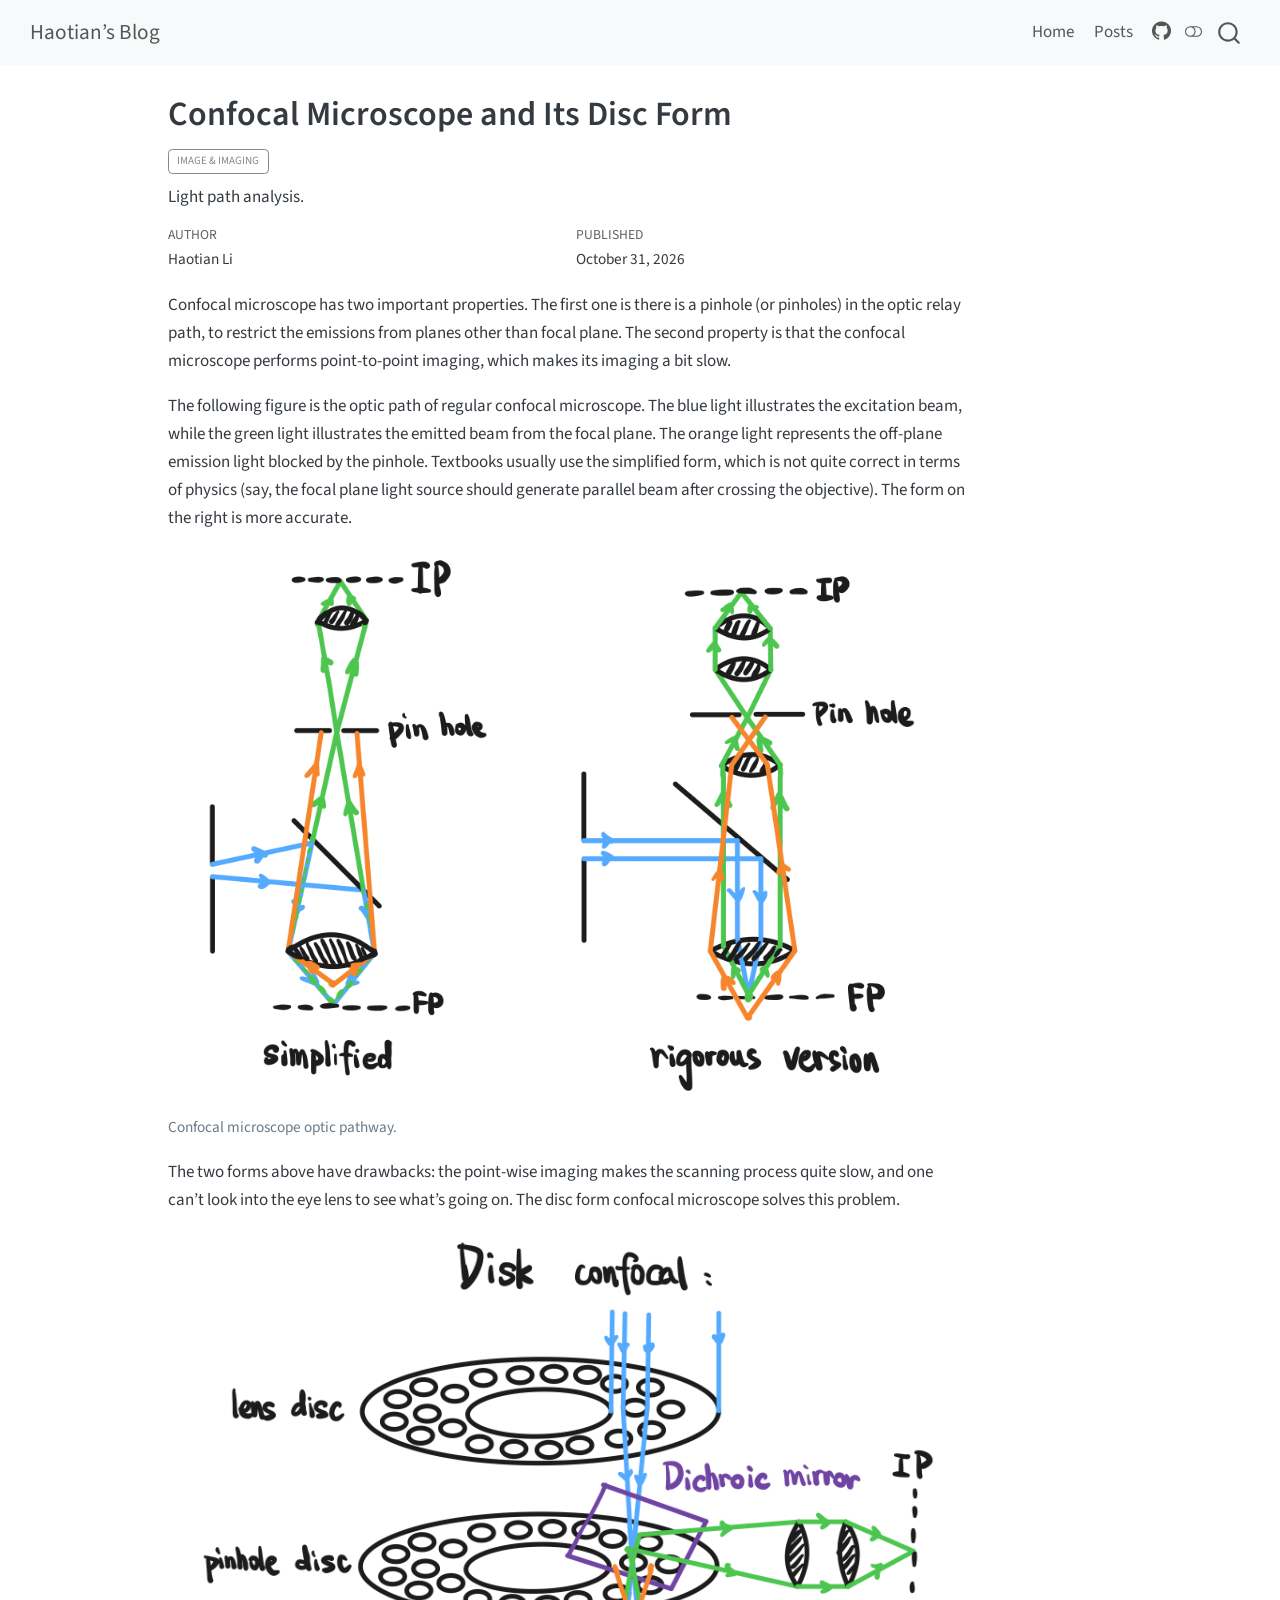
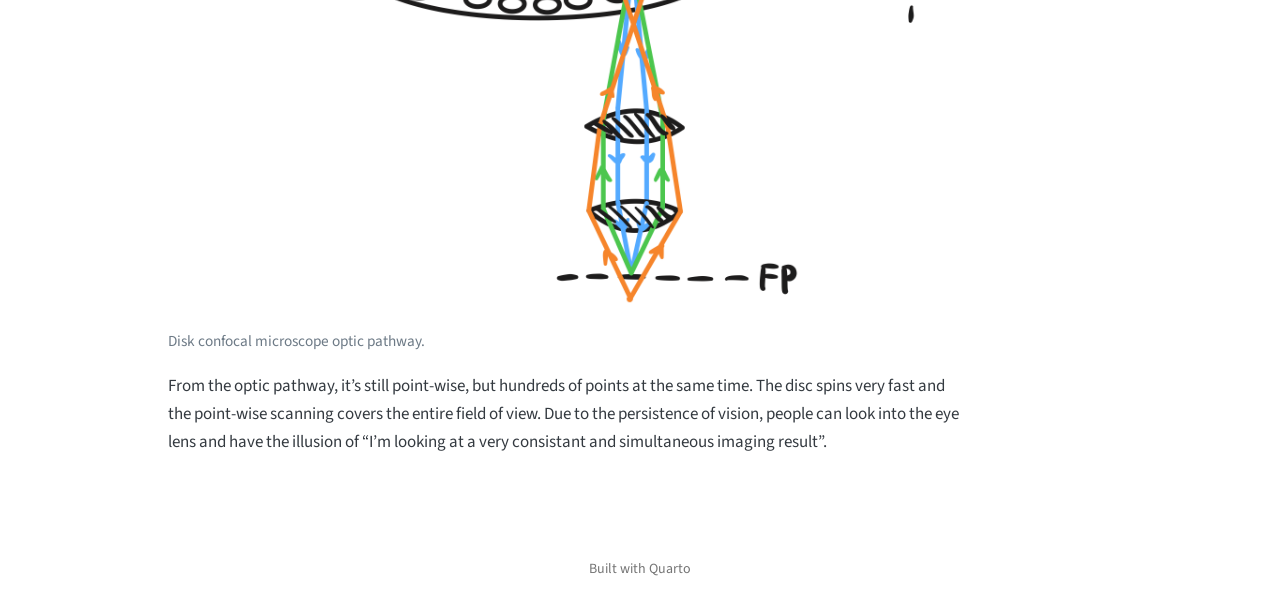
<file: posts/Confocal/index.html>
<!DOCTYPE html>
<html xmlns="http://www.w3.org/1999/xhtml" lang="en" xml:lang="en"><head>

<meta charset="utf-8">
<meta name="generator" content="quarto-1.9.38">

<meta name="viewport" content="width=device-width, initial-scale=1.0, user-scalable=yes">

<meta name="author" content="Haotian Li">
<meta name="dcterms.date" content="2026-10-31">
<meta name="description" content="Light path analysis.">

<title>Confocal Microscope and Its Disc Form – Haotian’s Blog</title>
<style>
/* Default styles provided by pandoc.
** See https://pandoc.org/MANUAL.html#variables-for-html for config info.
*/
code{white-space: pre-wrap;}
span.smallcaps{font-variant: small-caps;}
div.columns{display: flex; gap: min(4vw, 1.5em);}
div.column{flex: auto; overflow-x: auto;}
div.hanging-indent{margin-left: 1.5em; text-indent: -1.5em;}
ul.task-list{list-style: none;}
ul.task-list li input[type="checkbox"] {
  width: 0.8em;
  margin: 0 0.8em 0.2em -1em; /* quarto-specific, see https://github.com/quarto-dev/quarto-cli/issues/4556 */ 
  vertical-align: middle;
}
</style>


<script src="../../site_libs/quarto-nav/quarto-nav.js"></script>
<script src="../../site_libs/quarto-nav/headroom.min.js"></script>
<script src="../../site_libs/clipboard/clipboard.min.js"></script>
<script src="../../site_libs/quarto-search/autocomplete.umd.js"></script>
<script src="../../site_libs/quarto-search/fuse.min.js"></script>
<script src="../../site_libs/quarto-search/quarto-search.js"></script>
<meta name="quarto:offset" content="../../">
<script src="../../site_libs/quarto-html/quarto.js" type="module"></script>
<script src="../../site_libs/quarto-html/tabsets/tabsets.js" type="module"></script>
<script src="../../site_libs/quarto-html/popper.min.js"></script>
<script src="../../site_libs/quarto-html/tippy.umd.min.js"></script>
<script src="../../site_libs/quarto-html/anchor.min.js"></script>
<link href="../../site_libs/quarto-html/tippy.css" rel="stylesheet">
<link href="../../site_libs/quarto-html/quarto-syntax-highlighting-15634bcf2e68342d4ad2dfa704d543f6.css" rel="stylesheet" class="quarto-color-scheme" id="quarto-text-highlighting-styles">
<link href="../../site_libs/quarto-html/quarto-syntax-highlighting-dark-0a6b7249c26820e032cb0bd839ff02b1.css" rel="stylesheet" class="quarto-color-scheme quarto-color-alternate" id="quarto-text-highlighting-styles">
<link href="../../site_libs/quarto-html/quarto-syntax-highlighting-15634bcf2e68342d4ad2dfa704d543f6.css" rel="stylesheet" class="quarto-color-scheme-extra" id="quarto-text-highlighting-styles">
<script src="../../site_libs/bootstrap/bootstrap.min.js"></script>
<link href="../../site_libs/bootstrap/bootstrap-icons.css" rel="stylesheet">
<link href="../../site_libs/bootstrap/bootstrap-158031087360bce0ff56dc785ce39e06.min.css" rel="stylesheet" append-hash="true" class="quarto-color-scheme" id="quarto-bootstrap" data-mode="light">
<link href="../../site_libs/bootstrap/bootstrap-dark-5685cd926c25366c96d9f1407e584118.min.css" rel="stylesheet" append-hash="true" class="quarto-color-scheme quarto-color-alternate" id="quarto-bootstrap" data-mode="dark">
<link href="../../site_libs/bootstrap/bootstrap-158031087360bce0ff56dc785ce39e06.min.css" rel="stylesheet" append-hash="true" class="quarto-color-scheme-extra" id="quarto-bootstrap" data-mode="light">
<script id="quarto-search-options" type="application/json">{
  "location": "navbar",
  "copy-button": false,
  "collapse-after": 3,
  "panel-placement": "end",
  "type": "overlay",
  "limit": 50,
  "keyboard-shortcut": [
    "f",
    "/",
    "s"
  ],
  "show-item-context": false,
  "language": {
    "search-no-results-text": "No results",
    "search-matching-documents-text": "matching documents",
    "search-copy-link-title": "Copy link to search",
    "search-hide-matches-text": "Hide additional matches",
    "search-more-match-text": "more match in this document",
    "search-more-matches-text": "more matches in this document",
    "search-clear-button-title": "Clear",
    "search-text-placeholder": "",
    "search-detached-cancel-button-title": "Cancel",
    "search-submit-button-title": "Submit",
    "search-label": "Search"
  }
}</script>
<script>
window.MathJax = {
  tex: {
    tags: 'ams',
    macros: {
      R: "\\mathbb{R}",
      N: "\\mathbb{N}",
      E: "\\mathbb{E}",
      P: "\\mathbb{P}",
      Var: "\\operatorname{Var}",
      Cov: "\\operatorname{Cov}",
      argmin: "\\operatorname*{arg\\,min}",
      inner: ["\\left\\langle #1, #2 \\right\\rangle", 2],
      norm: ["\\left\\lVert #1 \\right\\rVert", 1]
    }
  }
};
</script>


<link rel="stylesheet" href="../../styles.css">
</head>

<body class="nav-fixed quarto-light"><script id="quarto-html-before-body" type="application/javascript">
    const toggleBodyColorMode = (bsSheetEl) => {
      const mode = bsSheetEl.getAttribute("data-mode");
      const bodyEl = window.document.querySelector("body");
      if (mode === "dark") {
        bodyEl.classList.add("quarto-dark");
        bodyEl.classList.remove("quarto-light");
      } else {
        bodyEl.classList.add("quarto-light");
        bodyEl.classList.remove("quarto-dark");
      }
    }
    const toggleBodyColorPrimary = () => {
      const bsSheetEl = window.document.querySelector("link#quarto-bootstrap:not([rel=disabled-stylesheet])");
      if (bsSheetEl) {
        toggleBodyColorMode(bsSheetEl);
      }
    }
    const setColorSchemeToggle = (alternate) => {
      const toggles = window.document.querySelectorAll('.quarto-color-scheme-toggle');
      for (let i=0; i < toggles.length; i++) {
        const toggle = toggles[i];
        if (toggle) {
          if (alternate) {
            toggle.classList.add("alternate");
          } else {
            toggle.classList.remove("alternate");
          }
        }
      }
    };
    const toggleColorMode = (alternate) => {
      // Switch the stylesheets
      const primaryStylesheets = window.document.querySelectorAll('link.quarto-color-scheme:not(.quarto-color-alternate)');
      const alternateStylesheets = window.document.querySelectorAll('link.quarto-color-scheme.quarto-color-alternate');
      manageTransitions('#quarto-margin-sidebar .nav-link', false);
      if (alternate) {
        // note: dark is layered on light, we don't disable primary!
        enableStylesheet(alternateStylesheets);
        for (const sheetNode of alternateStylesheets) {
          if (sheetNode.id === "quarto-bootstrap") {
            toggleBodyColorMode(sheetNode);
          }
        }
      } else {
        disableStylesheet(alternateStylesheets);
        enableStylesheet(primaryStylesheets)
        toggleBodyColorPrimary();
      }
      manageTransitions('#quarto-margin-sidebar .nav-link', true);
      // Switch the toggles
      setColorSchemeToggle(alternate)
      // Hack to workaround the fact that safari doesn't
      // properly recolor the scrollbar when toggling (#1455)
      if (navigator.userAgent.indexOf('Safari') > 0 && navigator.userAgent.indexOf('Chrome') == -1) {
        manageTransitions("body", false);
        window.scrollTo(0, 1);
        setTimeout(() => {
          window.scrollTo(0, 0);
          manageTransitions("body", true);
        }, 40);
      }
    }
    const disableStylesheet = (stylesheets) => {
      for (let i=0; i < stylesheets.length; i++) {
        const stylesheet = stylesheets[i];
        stylesheet.rel = 'disabled-stylesheet';
      }
    }
    const enableStylesheet = (stylesheets) => {
      for (let i=0; i < stylesheets.length; i++) {
        const stylesheet = stylesheets[i];
        if(stylesheet.rel !== 'stylesheet') { // for Chrome, which will still FOUC without this check
          stylesheet.rel = 'stylesheet';
        }
      }
    }
    const manageTransitions = (selector, allowTransitions) => {
      const els = window.document.querySelectorAll(selector);
      for (let i=0; i < els.length; i++) {
        const el = els[i];
        if (allowTransitions) {
          el.classList.remove('notransition');
        } else {
          el.classList.add('notransition');
        }
      }
    }
    const isFileUrl = () => {
      return window.location.protocol === 'file:';
    }
    const hasAlternateSentinel = () => {
      let styleSentinel = getColorSchemeSentinel();
      if (styleSentinel !== null) {
        return styleSentinel === "alternate";
      } else {
        return false;
      }
    }
    const setStyleSentinel = (alternate) => {
      const value = alternate ? "alternate" : "default";
      if (!isFileUrl()) {
        window.localStorage.setItem("quarto-color-scheme", value);
      } else {
        localAlternateSentinel = value;
      }
    }
    const getColorSchemeSentinel = () => {
      if (!isFileUrl()) {
        const storageValue = window.localStorage.getItem("quarto-color-scheme");
        return storageValue != null ? storageValue : localAlternateSentinel;
      } else {
        return localAlternateSentinel;
      }
    }
    const toggleGiscusIfUsed = (isAlternate, darkModeDefault) => {
      const baseTheme = document.querySelector('#giscus-base-theme')?.value ?? 'light';
      const alternateTheme = document.querySelector('#giscus-alt-theme')?.value ?? 'dark';
      let newTheme = '';
      if(authorPrefersDark) {
        newTheme = isAlternate ? baseTheme : alternateTheme;
      } else {
        newTheme = isAlternate ? alternateTheme : baseTheme;
      }
      const changeGiscusTheme = () => {
        // From: https://github.com/giscus/giscus/issues/336
        const sendMessage = (message) => {
          const iframe = document.querySelector('iframe.giscus-frame');
          if (!iframe) return;
          iframe.contentWindow.postMessage({ giscus: message }, 'https://giscus.app');
        }
        sendMessage({
          setConfig: {
            theme: newTheme
          }
        });
      }
      const isGiscussLoaded = window.document.querySelector('iframe.giscus-frame') !== null;
      if (isGiscussLoaded) {
        changeGiscusTheme();
      }
    };
    const authorPrefersDark = false;
    const darkModeDefault = authorPrefersDark;
      document.querySelector('link#quarto-text-highlighting-styles.quarto-color-scheme-extra').rel = 'disabled-stylesheet';
      document.querySelector('link#quarto-bootstrap.quarto-color-scheme-extra').rel = 'disabled-stylesheet';
    let localAlternateSentinel = darkModeDefault ? 'alternate' : 'default';
    // Dark / light mode switch
    window.quartoToggleColorScheme = () => {
      // Read the current dark / light value
      let toAlternate = !hasAlternateSentinel();
      toggleColorMode(toAlternate);
      setStyleSentinel(toAlternate);
      toggleGiscusIfUsed(toAlternate, darkModeDefault);
      window.dispatchEvent(new Event('resize'));
    };
    // Switch to dark mode if need be
    if (hasAlternateSentinel()) {
      toggleColorMode(true);
    } else {
      toggleColorMode(false);
    }
  </script>

<div id="quarto-search-results"></div>
  <header id="quarto-header" class="headroom fixed-top">
    <nav class="navbar navbar-expand-lg " data-bs-theme="dark">
      <div class="navbar-container container-fluid">
      <div class="navbar-brand-container mx-auto">
    <a class="navbar-brand" href="../../index.html">
    <span class="navbar-title">Haotian’s Blog</span>
    </a>
  </div>
            <div id="quarto-search" class="" title="Search"></div>
          <button class="navbar-toggler" type="button" data-bs-toggle="collapse" data-bs-target="#navbarCollapse" aria-controls="navbarCollapse" role="menu" aria-expanded="false" aria-label="Toggle navigation" onclick="if (window.quartoToggleHeadroom) { window.quartoToggleHeadroom(); }">
  <span class="navbar-toggler-icon"></span>
</button>
          <div class="collapse navbar-collapse" id="navbarCollapse">
            <ul class="navbar-nav navbar-nav-scroll ms-auto">
  <li class="nav-item">
    <a class="nav-link" href="../../index.html"> 
<span class="menu-text">Home</span></a>
  </li>  
  <li class="nav-item">
    <a class="nav-link" href="../../posts/index.html"> 
<span class="menu-text">Posts</span></a>
  </li>  
  <li class="nav-item compact">
    <a class="nav-link" href="https://github.com/"> <i class="bi bi-github" role="img">
</i> 
<span class="menu-text"></span></a>
  </li>  
</ul>
          </div> <!-- /navcollapse -->
            <div class="quarto-navbar-tools">
  <a href="" class="quarto-color-scheme-toggle quarto-navigation-tool  px-1" onclick="window.quartoToggleColorScheme(); return false;" title="Toggle dark mode"><i class="bi"></i></a>
</div>
      </div> <!-- /container-fluid -->
    </nav>
</header>
<!-- content -->
<div id="quarto-content" class="quarto-container page-columns page-rows-contents page-layout-article page-navbar">
<!-- sidebar -->
<!-- margin-sidebar -->
    <div id="quarto-margin-sidebar" class="sidebar margin-sidebar zindex-bottom">
        
    </div>
<!-- main -->
<main class="content" id="quarto-document-content">


<header id="title-block-header" class="quarto-title-block default">
<div class="quarto-title">
<h1 class="title">Confocal Microscope and Its Disc Form</h1>
  <div class="quarto-categories">
    <div class="quarto-category">Image &amp; Imaging</div>
  </div>
  </div>

<div>
  <div class="description">
    Light path analysis.
  </div>
</div>


<div class="quarto-title-meta">

    <div>
    <div class="quarto-title-meta-heading">Author</div>
    <div class="quarto-title-meta-contents">
             <p>Haotian Li </p>
          </div>
  </div>
    
    <div>
    <div class="quarto-title-meta-heading">Published</div>
    <div class="quarto-title-meta-contents">
      <p class="date">October 31, 2026</p>
    </div>
  </div>
  
    
  </div>
  


</header>


<p>Confocal microscope has two important properties. The first one is there is a pinhole (or pinholes) in the optic relay path, to restrict the emissions from planes other than focal plane. The second property is that the confocal microscope performs point-to-point imaging, which makes its imaging a bit slow.</p>
<p>The following figure is the optic path of regular confocal microscope. The blue light illustrates the excitation beam, while the green light illustrates the emitted beam from the focal plane. The orange light represents the off-plane emission light blocked by the pinhole. Textbooks usually use the simplified form, which is not quite correct in terms of physics (say, the focal plane light source should generate parallel beam after crossing the objective). The form on the right is more accurate.</p>
<div class="quarto-figure quarto-figure-center">
<figure class="figure">
<p><img src="confocal.png" class="img-fluid figure-img"></p>
<figcaption>Confocal microscope optic pathway.</figcaption>
</figure>
</div>
<p>The two forms above have drawbacks: the point-wise imaging makes the scanning process quite slow, and one can’t look into the eye lens to see what’s going on. The disc form confocal microscope solves this problem.</p>
<div class="quarto-figure quarto-figure-center">
<figure class="figure">
<p><img src="disc_confocal.png" class="img-fluid figure-img"></p>
<figcaption>Disk confocal microscope optic pathway.</figcaption>
</figure>
</div>
<p>From the optic pathway, it’s still point-wise, but hundreds of points at the same time. The disc spins very fast and the point-wise scanning covers the entire field of view. Due to the persistence of vision, people can look into the eye lens and have the illusion of “I’m looking at a very consistant and simultaneous imaging result”.</p>



</main> <!-- /main -->
<script id="quarto-html-after-body" type="application/javascript">
  window.document.addEventListener("DOMContentLoaded", function (event) {
    // Ensure there is a toggle, if there isn't float one in the top right
    if (window.document.querySelector('.quarto-color-scheme-toggle') === null) {
      const a = window.document.createElement('a');
      a.classList.add('top-right');
      a.classList.add('quarto-color-scheme-toggle');
      a.href = "";
      a.onclick = function() { try { window.quartoToggleColorScheme(); } catch {} return false; };
      const i = window.document.createElement("i");
      i.classList.add('bi');
      a.appendChild(i);
      window.document.body.appendChild(a);
    }
    setColorSchemeToggle(hasAlternateSentinel())
    const icon = "";
    const anchorJS = new window.AnchorJS();
    anchorJS.options = {
      placement: 'right',
      icon: icon
    };
    anchorJS.add('.anchored');
    const isCodeAnnotation = (el) => {
      for (const clz of el.classList) {
        if (clz.startsWith('code-annotation-')) {                     
          return true;
        }
      }
      return false;
    }
    const onCopySuccess = function(e) {
      // button target
      const button = e.trigger;
      // don't keep focus
      button.blur();
      // flash "checked"
      button.classList.add('code-copy-button-checked');
      var currentTitle = button.getAttribute("title");
      button.setAttribute("title", "Copied!");
      let tooltip;
      if (window.bootstrap) {
        button.setAttribute("data-bs-toggle", "tooltip");
        button.setAttribute("data-bs-placement", "left");
        button.setAttribute("data-bs-title", "Copied!");
        tooltip = new bootstrap.Tooltip(button, 
          { trigger: "manual", 
            customClass: "code-copy-button-tooltip",
            offset: [0, -8]});
        tooltip.show();    
      }
      setTimeout(function() {
        if (tooltip) {
          tooltip.hide();
          button.removeAttribute("data-bs-title");
          button.removeAttribute("data-bs-toggle");
          button.removeAttribute("data-bs-placement");
        }
        button.setAttribute("title", currentTitle);
        button.classList.remove('code-copy-button-checked');
      }, 1000);
      // clear code selection
      e.clearSelection();
    }
    const getTextToCopy = function(trigger) {
      const outerScaffold = trigger.parentElement.cloneNode(true);
      const codeEl = outerScaffold.querySelector('code');
      for (const childEl of codeEl.children) {
        if (isCodeAnnotation(childEl)) {
          childEl.remove();
        }
      }
      return codeEl.innerText;
    }
    const clipboard = new window.ClipboardJS('.code-copy-button:not([data-in-quarto-modal])', {
      text: getTextToCopy
    });
    clipboard.on('success', onCopySuccess);
    if (window.document.getElementById('quarto-embedded-source-code-modal')) {
      const clipboardModal = new window.ClipboardJS('.code-copy-button[data-in-quarto-modal]', {
        text: getTextToCopy,
        container: window.document.getElementById('quarto-embedded-source-code-modal')
      });
      clipboardModal.on('success', onCopySuccess);
    }
      var localhostRegex = new RegExp(/^(?:http|https):\/\/localhost\:?[0-9]*\//);
      var mailtoRegex = new RegExp(/^mailto:/);
        var filterRegex = new RegExp("https:\/\/lhtPeking\.github\.io\/Quarto\/");
      var isInternal = (href) => {
          return filterRegex.test(href) || localhostRegex.test(href) || mailtoRegex.test(href);
      }
      // Inspect non-navigation links and adorn them if external
     var links = window.document.querySelectorAll('a[href]:not(.nav-link):not(.navbar-brand):not(.toc-action):not(.sidebar-link):not(.sidebar-item-toggle):not(.pagination-link):not(.no-external):not([aria-hidden]):not(.dropdown-item):not(.quarto-navigation-tool):not(.about-link)');
      for (var i=0; i<links.length; i++) {
        const link = links[i];
        if (!isInternal(link.href)) {
          // undo the damage that might have been done by quarto-nav.js in the case of
          // links that we want to consider external
          if (link.dataset.originalHref !== undefined) {
            link.href = link.dataset.originalHref;
          }
        }
      }
    function tippyHover(el, contentFn, onTriggerFn, onUntriggerFn) {
      const config = {
        allowHTML: true,
        maxWidth: 500,
        delay: 100,
        arrow: false,
        appendTo: function(el) {
            return el.parentElement;
        },
        interactive: true,
        interactiveBorder: 10,
        theme: 'quarto',
        placement: 'bottom-start',
      };
      if (contentFn) {
        config.content = contentFn;
      }
      if (onTriggerFn) {
        config.onTrigger = onTriggerFn;
      }
      if (onUntriggerFn) {
        config.onUntrigger = onUntriggerFn;
      }
      window.tippy(el, config); 
    }
    const noterefs = window.document.querySelectorAll('a[role="doc-noteref"]');
    for (var i=0; i<noterefs.length; i++) {
      const ref = noterefs[i];
      tippyHover(ref, function() {
        // use id or data attribute instead here
        let href = ref.getAttribute('data-footnote-href') || ref.getAttribute('href');
        try { href = new URL(href).hash; } catch {}
        const id = href.replace(/^#\/?/, "");
        const note = window.document.getElementById(id);
        if (note) {
          return note.innerHTML;
        } else {
          return "";
        }
      });
    }
    const xrefs = window.document.querySelectorAll('a.quarto-xref');
    const processXRef = (id, note) => {
      // Strip column container classes
      const stripColumnClz = (el) => {
        el.classList.remove("page-full", "page-columns");
        if (el.children) {
          for (const child of el.children) {
            stripColumnClz(child);
          }
        }
      }
      stripColumnClz(note)
      if (id === null || id.startsWith('sec-')) {
        // Special case sections, only their first couple elements
        const container = document.createElement("div");
        if (note.children && note.children.length > 2) {
          container.appendChild(note.children[0].cloneNode(true));
          for (let i = 1; i < note.children.length; i++) {
            const child = note.children[i];
            if (child.tagName === "P" && child.innerText === "") {
              continue;
            } else {
              container.appendChild(child.cloneNode(true));
              break;
            }
          }
          if (window.Quarto?.typesetMath) {
            window.Quarto.typesetMath(container);
          }
          return container.innerHTML
        } else {
          if (window.Quarto?.typesetMath) {
            window.Quarto.typesetMath(note);
          }
          return note.innerHTML;
        }
      } else {
        // Remove any anchor links if they are present
        const anchorLink = note.querySelector('a.anchorjs-link');
        if (anchorLink) {
          anchorLink.remove();
        }
        if (window.Quarto?.typesetMath) {
          window.Quarto.typesetMath(note);
        }
        if (note.classList.contains("callout")) {
          return note.outerHTML;
        } else {
          return note.innerHTML;
        }
      }
    }
    for (var i=0; i<xrefs.length; i++) {
      const xref = xrefs[i];
      tippyHover(xref, undefined, function(instance) {
        instance.disable();
        let url = xref.getAttribute('href');
        let hash = undefined; 
        if (url.startsWith('#')) {
          hash = url;
        } else {
          try { hash = new URL(url).hash; } catch {}
        }
        if (hash) {
          const id = hash.replace(/^#\/?/, "");
          const note = window.document.getElementById(id);
          if (note !== null) {
            try {
              const html = processXRef(id, note.cloneNode(true));
              instance.setContent(html);
            } finally {
              instance.enable();
              instance.show();
            }
          } else {
            // See if we can fetch this
            fetch(url.split('#')[0])
            .then(res => res.text())
            .then(html => {
              const parser = new DOMParser();
              const htmlDoc = parser.parseFromString(html, "text/html");
              const note = htmlDoc.getElementById(id);
              if (note !== null) {
                const html = processXRef(id, note);
                instance.setContent(html);
              } 
            }).finally(() => {
              instance.enable();
              instance.show();
            });
          }
        } else {
          // See if we can fetch a full url (with no hash to target)
          // This is a special case and we should probably do some content thinning / targeting
          fetch(url)
          .then(res => res.text())
          .then(html => {
            const parser = new DOMParser();
            const htmlDoc = parser.parseFromString(html, "text/html");
            const note = htmlDoc.querySelector('main.content');
            if (note !== null) {
              // This should only happen for chapter cross references
              // (since there is no id in the URL)
              // remove the first header
              if (note.children.length > 0 && note.children[0].tagName === "HEADER") {
                note.children[0].remove();
              }
              const html = processXRef(null, note);
              instance.setContent(html);
            } 
          }).finally(() => {
            instance.enable();
            instance.show();
          });
        }
      }, function(instance) {
      });
    }
        let selectedAnnoteEl;
        const selectorForAnnotation = ( cell, annotation) => {
          let cellAttr = 'data-code-cell="' + cell + '"';
          let lineAttr = 'data-code-annotation="' +  annotation + '"';
          const selector = 'span[' + cellAttr + '][' + lineAttr + ']';
          return selector;
        }
        const selectCodeLines = (annoteEl) => {
          const doc = window.document;
          const targetCell = annoteEl.getAttribute("data-target-cell");
          const targetAnnotation = annoteEl.getAttribute("data-target-annotation");
          const annoteSpan = window.document.querySelector(selectorForAnnotation(targetCell, targetAnnotation));
          const lines = annoteSpan.getAttribute("data-code-lines").split(",");
          const lineIds = lines.map((line) => {
            return targetCell + "-" + line;
          })
          let top = null;
          let height = null;
          let parent = null;
          if (lineIds.length > 0) {
              //compute the position of the single el (top and bottom and make a div)
              const el = window.document.getElementById(lineIds[0]);
              top = el.offsetTop;
              height = el.offsetHeight;
              parent = el.parentElement.parentElement;
            if (lineIds.length > 1) {
              const lastEl = window.document.getElementById(lineIds[lineIds.length - 1]);
              const bottom = lastEl.offsetTop + lastEl.offsetHeight;
              height = bottom - top;
            }
            if (top !== null && height !== null && parent !== null) {
              // cook up a div (if necessary) and position it 
              let div = window.document.getElementById("code-annotation-line-highlight");
              if (div === null) {
                div = window.document.createElement("div");
                div.setAttribute("id", "code-annotation-line-highlight");
                div.style.position = 'absolute';
                parent.appendChild(div);
              }
              div.style.top = top - 2 + "px";
              div.style.height = height + 4 + "px";
              div.style.left = 0;
              let gutterDiv = window.document.getElementById("code-annotation-line-highlight-gutter");
              if (gutterDiv === null) {
                gutterDiv = window.document.createElement("div");
                gutterDiv.setAttribute("id", "code-annotation-line-highlight-gutter");
                gutterDiv.style.position = 'absolute';
                const codeCell = window.document.getElementById(targetCell);
                const gutter = codeCell.querySelector('.code-annotation-gutter');
                gutter.appendChild(gutterDiv);
              }
              gutterDiv.style.top = top - 2 + "px";
              gutterDiv.style.height = height + 4 + "px";
            }
            selectedAnnoteEl = annoteEl;
          }
        };
        const unselectCodeLines = () => {
          const elementsIds = ["code-annotation-line-highlight", "code-annotation-line-highlight-gutter"];
          elementsIds.forEach((elId) => {
            const div = window.document.getElementById(elId);
            if (div) {
              div.remove();
            }
          });
          selectedAnnoteEl = undefined;
        };
          // Handle positioning of the toggle
      window.addEventListener(
        "resize",
        throttle(() => {
          elRect = undefined;
          if (selectedAnnoteEl) {
            selectCodeLines(selectedAnnoteEl);
          }
        }, 10)
      );
      function throttle(fn, ms) {
      let throttle = false;
      let timer;
        return (...args) => {
          if(!throttle) { // first call gets through
              fn.apply(this, args);
              throttle = true;
          } else { // all the others get throttled
              if(timer) clearTimeout(timer); // cancel #2
              timer = setTimeout(() => {
                fn.apply(this, args);
                timer = throttle = false;
              }, ms);
          }
        };
      }
        // Attach click handler to the DT
        const annoteDls = window.document.querySelectorAll('dt[data-target-cell]');
        for (const annoteDlNode of annoteDls) {
          annoteDlNode.addEventListener('click', (event) => {
            const clickedEl = event.target;
            if (clickedEl !== selectedAnnoteEl) {
              unselectCodeLines();
              const activeEl = window.document.querySelector('dt[data-target-cell].code-annotation-active');
              if (activeEl) {
                activeEl.classList.remove('code-annotation-active');
              }
              selectCodeLines(clickedEl);
              clickedEl.classList.add('code-annotation-active');
            } else {
              // Unselect the line
              unselectCodeLines();
              clickedEl.classList.remove('code-annotation-active');
            }
          });
        }
    const findCites = (el) => {
      const parentEl = el.parentElement;
      if (parentEl) {
        const cites = parentEl.dataset.cites;
        if (cites) {
          return {
            el,
            cites: cites.split(' ')
          };
        } else {
          return findCites(el.parentElement)
        }
      } else {
        return undefined;
      }
    };
    var bibliorefs = window.document.querySelectorAll('a[role="doc-biblioref"]');
    for (var i=0; i<bibliorefs.length; i++) {
      const ref = bibliorefs[i];
      const citeInfo = findCites(ref);
      if (citeInfo) {
        tippyHover(citeInfo.el, function() {
          var popup = window.document.createElement('div');
          citeInfo.cites.forEach(function(cite) {
            var citeDiv = window.document.createElement('div');
            citeDiv.classList.add('hanging-indent');
            citeDiv.classList.add('csl-entry');
            var biblioDiv = window.document.getElementById('ref-' + cite);
            if (biblioDiv) {
              citeDiv.innerHTML = biblioDiv.innerHTML;
            }
            popup.appendChild(citeDiv);
          });
          return popup.innerHTML;
        });
      }
    }
  });
  </script>
</div> <!-- /content -->
<footer class="footer">
  <div class="nav-footer">
    <div class="nav-footer-left">
      &nbsp;
    </div>   
    <div class="nav-footer-center">
<p>Built with Quarto</p>
</div>
    <div class="nav-footer-right">
      &nbsp;
    </div>
  </div>
</footer>




</body></html>
</file>
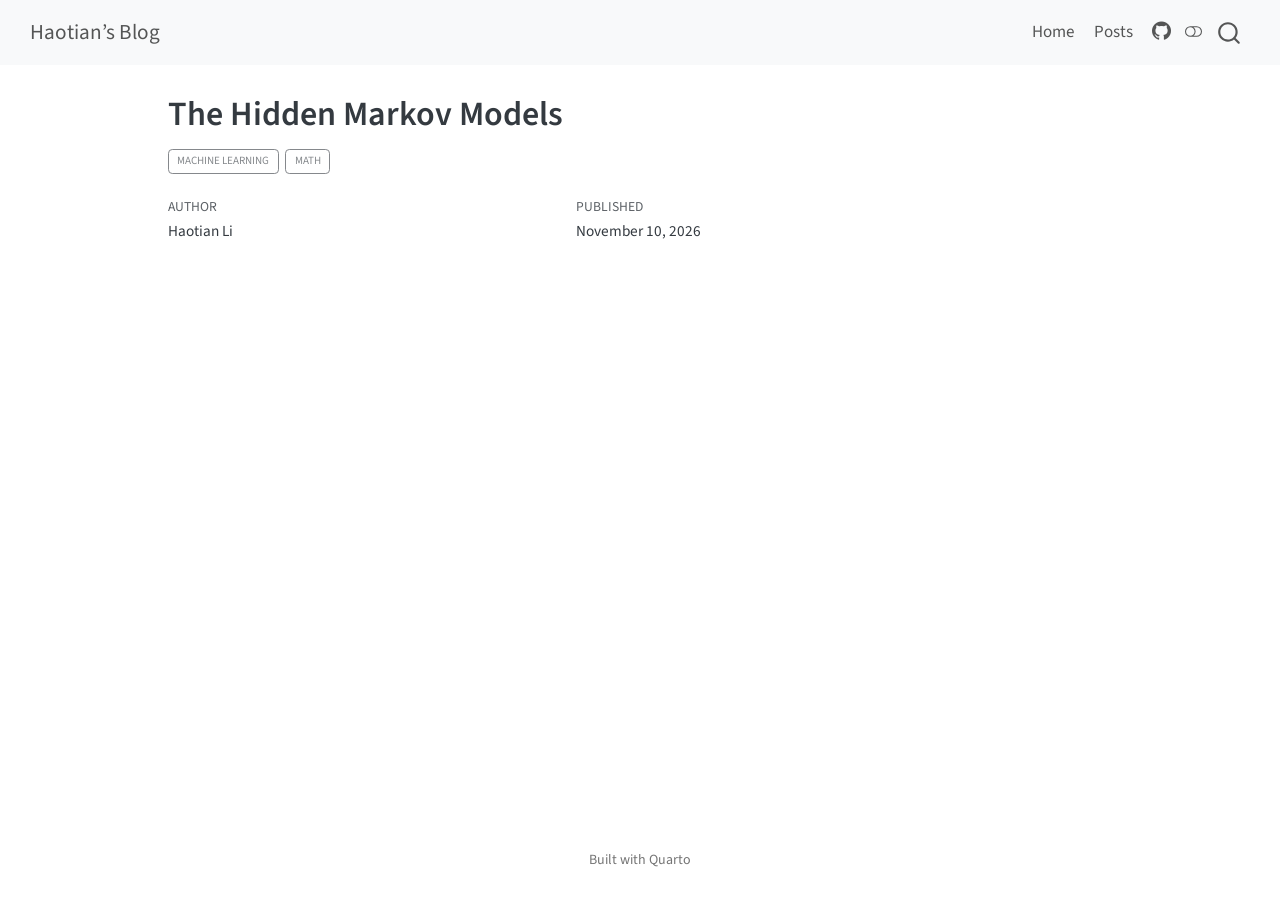
<file: posts/HMM/index.html>
<!DOCTYPE html>
<html xmlns="http://www.w3.org/1999/xhtml" lang="en" xml:lang="en"><head>

<meta charset="utf-8">
<meta name="generator" content="quarto-1.9.38">

<meta name="viewport" content="width=device-width, initial-scale=1.0, user-scalable=yes">

<meta name="author" content="Haotian Li">
<meta name="dcterms.date" content="2026-11-10">

<title>The Hidden Markov Models – Haotian’s Blog</title>
<style>
/* Default styles provided by pandoc.
** See https://pandoc.org/MANUAL.html#variables-for-html for config info.
*/
code{white-space: pre-wrap;}
span.smallcaps{font-variant: small-caps;}
div.columns{display: flex; gap: min(4vw, 1.5em);}
div.column{flex: auto; overflow-x: auto;}
div.hanging-indent{margin-left: 1.5em; text-indent: -1.5em;}
ul.task-list{list-style: none;}
ul.task-list li input[type="checkbox"] {
  width: 0.8em;
  margin: 0 0.8em 0.2em -1em; /* quarto-specific, see https://github.com/quarto-dev/quarto-cli/issues/4556 */ 
  vertical-align: middle;
}
</style>


<script src="../../site_libs/quarto-nav/quarto-nav.js"></script>
<script src="../../site_libs/quarto-nav/headroom.min.js"></script>
<script src="../../site_libs/clipboard/clipboard.min.js"></script>
<script src="../../site_libs/quarto-search/autocomplete.umd.js"></script>
<script src="../../site_libs/quarto-search/fuse.min.js"></script>
<script src="../../site_libs/quarto-search/quarto-search.js"></script>
<meta name="quarto:offset" content="../../">
<script src="../../site_libs/quarto-html/quarto.js" type="module"></script>
<script src="../../site_libs/quarto-html/tabsets/tabsets.js" type="module"></script>
<script src="../../site_libs/quarto-html/popper.min.js"></script>
<script src="../../site_libs/quarto-html/tippy.umd.min.js"></script>
<script src="../../site_libs/quarto-html/anchor.min.js"></script>
<link href="../../site_libs/quarto-html/tippy.css" rel="stylesheet">
<link href="../../site_libs/quarto-html/quarto-syntax-highlighting-15634bcf2e68342d4ad2dfa704d543f6.css" rel="stylesheet" class="quarto-color-scheme" id="quarto-text-highlighting-styles">
<link href="../../site_libs/quarto-html/quarto-syntax-highlighting-dark-0a6b7249c26820e032cb0bd839ff02b1.css" rel="stylesheet" class="quarto-color-scheme quarto-color-alternate" id="quarto-text-highlighting-styles">
<link href="../../site_libs/quarto-html/quarto-syntax-highlighting-15634bcf2e68342d4ad2dfa704d543f6.css" rel="stylesheet" class="quarto-color-scheme-extra" id="quarto-text-highlighting-styles">
<script src="../../site_libs/bootstrap/bootstrap.min.js"></script>
<link href="../../site_libs/bootstrap/bootstrap-icons.css" rel="stylesheet">
<link href="../../site_libs/bootstrap/bootstrap-158031087360bce0ff56dc785ce39e06.min.css" rel="stylesheet" append-hash="true" class="quarto-color-scheme" id="quarto-bootstrap" data-mode="light">
<link href="../../site_libs/bootstrap/bootstrap-dark-5685cd926c25366c96d9f1407e584118.min.css" rel="stylesheet" append-hash="true" class="quarto-color-scheme quarto-color-alternate" id="quarto-bootstrap" data-mode="dark">
<link href="../../site_libs/bootstrap/bootstrap-158031087360bce0ff56dc785ce39e06.min.css" rel="stylesheet" append-hash="true" class="quarto-color-scheme-extra" id="quarto-bootstrap" data-mode="light">
<script id="quarto-search-options" type="application/json">{
  "location": "navbar",
  "copy-button": false,
  "collapse-after": 3,
  "panel-placement": "end",
  "type": "overlay",
  "limit": 50,
  "keyboard-shortcut": [
    "f",
    "/",
    "s"
  ],
  "show-item-context": false,
  "language": {
    "search-no-results-text": "No results",
    "search-matching-documents-text": "matching documents",
    "search-copy-link-title": "Copy link to search",
    "search-hide-matches-text": "Hide additional matches",
    "search-more-match-text": "more match in this document",
    "search-more-matches-text": "more matches in this document",
    "search-clear-button-title": "Clear",
    "search-text-placeholder": "",
    "search-detached-cancel-button-title": "Cancel",
    "search-submit-button-title": "Submit",
    "search-label": "Search"
  }
}</script>
<script>
window.MathJax = {
  tex: {
    tags: 'ams',
    macros: {
      R: "\\mathbb{R}",
      N: "\\mathbb{N}",
      E: "\\mathbb{E}",
      P: "\\mathbb{P}",
      Var: "\\operatorname{Var}",
      Cov: "\\operatorname{Cov}",
      argmin: "\\operatorname*{arg\\,min}",
      inner: ["\\left\\langle #1, #2 \\right\\rangle", 2],
      norm: ["\\left\\lVert #1 \\right\\rVert", 1]
    }
  }
};
</script>


<link rel="stylesheet" href="../../styles.css">
</head>

<body class="nav-fixed quarto-light"><script id="quarto-html-before-body" type="application/javascript">
    const toggleBodyColorMode = (bsSheetEl) => {
      const mode = bsSheetEl.getAttribute("data-mode");
      const bodyEl = window.document.querySelector("body");
      if (mode === "dark") {
        bodyEl.classList.add("quarto-dark");
        bodyEl.classList.remove("quarto-light");
      } else {
        bodyEl.classList.add("quarto-light");
        bodyEl.classList.remove("quarto-dark");
      }
    }
    const toggleBodyColorPrimary = () => {
      const bsSheetEl = window.document.querySelector("link#quarto-bootstrap:not([rel=disabled-stylesheet])");
      if (bsSheetEl) {
        toggleBodyColorMode(bsSheetEl);
      }
    }
    const setColorSchemeToggle = (alternate) => {
      const toggles = window.document.querySelectorAll('.quarto-color-scheme-toggle');
      for (let i=0; i < toggles.length; i++) {
        const toggle = toggles[i];
        if (toggle) {
          if (alternate) {
            toggle.classList.add("alternate");
          } else {
            toggle.classList.remove("alternate");
          }
        }
      }
    };
    const toggleColorMode = (alternate) => {
      // Switch the stylesheets
      const primaryStylesheets = window.document.querySelectorAll('link.quarto-color-scheme:not(.quarto-color-alternate)');
      const alternateStylesheets = window.document.querySelectorAll('link.quarto-color-scheme.quarto-color-alternate');
      manageTransitions('#quarto-margin-sidebar .nav-link', false);
      if (alternate) {
        // note: dark is layered on light, we don't disable primary!
        enableStylesheet(alternateStylesheets);
        for (const sheetNode of alternateStylesheets) {
          if (sheetNode.id === "quarto-bootstrap") {
            toggleBodyColorMode(sheetNode);
          }
        }
      } else {
        disableStylesheet(alternateStylesheets);
        enableStylesheet(primaryStylesheets)
        toggleBodyColorPrimary();
      }
      manageTransitions('#quarto-margin-sidebar .nav-link', true);
      // Switch the toggles
      setColorSchemeToggle(alternate)
      // Hack to workaround the fact that safari doesn't
      // properly recolor the scrollbar when toggling (#1455)
      if (navigator.userAgent.indexOf('Safari') > 0 && navigator.userAgent.indexOf('Chrome') == -1) {
        manageTransitions("body", false);
        window.scrollTo(0, 1);
        setTimeout(() => {
          window.scrollTo(0, 0);
          manageTransitions("body", true);
        }, 40);
      }
    }
    const disableStylesheet = (stylesheets) => {
      for (let i=0; i < stylesheets.length; i++) {
        const stylesheet = stylesheets[i];
        stylesheet.rel = 'disabled-stylesheet';
      }
    }
    const enableStylesheet = (stylesheets) => {
      for (let i=0; i < stylesheets.length; i++) {
        const stylesheet = stylesheets[i];
        if(stylesheet.rel !== 'stylesheet') { // for Chrome, which will still FOUC without this check
          stylesheet.rel = 'stylesheet';
        }
      }
    }
    const manageTransitions = (selector, allowTransitions) => {
      const els = window.document.querySelectorAll(selector);
      for (let i=0; i < els.length; i++) {
        const el = els[i];
        if (allowTransitions) {
          el.classList.remove('notransition');
        } else {
          el.classList.add('notransition');
        }
      }
    }
    const isFileUrl = () => {
      return window.location.protocol === 'file:';
    }
    const hasAlternateSentinel = () => {
      let styleSentinel = getColorSchemeSentinel();
      if (styleSentinel !== null) {
        return styleSentinel === "alternate";
      } else {
        return false;
      }
    }
    const setStyleSentinel = (alternate) => {
      const value = alternate ? "alternate" : "default";
      if (!isFileUrl()) {
        window.localStorage.setItem("quarto-color-scheme", value);
      } else {
        localAlternateSentinel = value;
      }
    }
    const getColorSchemeSentinel = () => {
      if (!isFileUrl()) {
        const storageValue = window.localStorage.getItem("quarto-color-scheme");
        return storageValue != null ? storageValue : localAlternateSentinel;
      } else {
        return localAlternateSentinel;
      }
    }
    const toggleGiscusIfUsed = (isAlternate, darkModeDefault) => {
      const baseTheme = document.querySelector('#giscus-base-theme')?.value ?? 'light';
      const alternateTheme = document.querySelector('#giscus-alt-theme')?.value ?? 'dark';
      let newTheme = '';
      if(authorPrefersDark) {
        newTheme = isAlternate ? baseTheme : alternateTheme;
      } else {
        newTheme = isAlternate ? alternateTheme : baseTheme;
      }
      const changeGiscusTheme = () => {
        // From: https://github.com/giscus/giscus/issues/336
        const sendMessage = (message) => {
          const iframe = document.querySelector('iframe.giscus-frame');
          if (!iframe) return;
          iframe.contentWindow.postMessage({ giscus: message }, 'https://giscus.app');
        }
        sendMessage({
          setConfig: {
            theme: newTheme
          }
        });
      }
      const isGiscussLoaded = window.document.querySelector('iframe.giscus-frame') !== null;
      if (isGiscussLoaded) {
        changeGiscusTheme();
      }
    };
    const authorPrefersDark = false;
    const darkModeDefault = authorPrefersDark;
      document.querySelector('link#quarto-text-highlighting-styles.quarto-color-scheme-extra').rel = 'disabled-stylesheet';
      document.querySelector('link#quarto-bootstrap.quarto-color-scheme-extra').rel = 'disabled-stylesheet';
    let localAlternateSentinel = darkModeDefault ? 'alternate' : 'default';
    // Dark / light mode switch
    window.quartoToggleColorScheme = () => {
      // Read the current dark / light value
      let toAlternate = !hasAlternateSentinel();
      toggleColorMode(toAlternate);
      setStyleSentinel(toAlternate);
      toggleGiscusIfUsed(toAlternate, darkModeDefault);
      window.dispatchEvent(new Event('resize'));
    };
    // Switch to dark mode if need be
    if (hasAlternateSentinel()) {
      toggleColorMode(true);
    } else {
      toggleColorMode(false);
    }
  </script>

<div id="quarto-search-results"></div>
  <header id="quarto-header" class="headroom fixed-top">
    <nav class="navbar navbar-expand-lg " data-bs-theme="dark">
      <div class="navbar-container container-fluid">
      <div class="navbar-brand-container mx-auto">
    <a class="navbar-brand" href="../../index.html">
    <span class="navbar-title">Haotian’s Blog</span>
    </a>
  </div>
            <div id="quarto-search" class="" title="Search"></div>
          <button class="navbar-toggler" type="button" data-bs-toggle="collapse" data-bs-target="#navbarCollapse" aria-controls="navbarCollapse" role="menu" aria-expanded="false" aria-label="Toggle navigation" onclick="if (window.quartoToggleHeadroom) { window.quartoToggleHeadroom(); }">
  <span class="navbar-toggler-icon"></span>
</button>
          <div class="collapse navbar-collapse" id="navbarCollapse">
            <ul class="navbar-nav navbar-nav-scroll ms-auto">
  <li class="nav-item">
    <a class="nav-link" href="../../index.html"> 
<span class="menu-text">Home</span></a>
  </li>  
  <li class="nav-item">
    <a class="nav-link" href="../../posts/index.html"> 
<span class="menu-text">Posts</span></a>
  </li>  
  <li class="nav-item compact">
    <a class="nav-link" href="https://github.com/"> <i class="bi bi-github" role="img">
</i> 
<span class="menu-text"></span></a>
  </li>  
</ul>
          </div> <!-- /navcollapse -->
            <div class="quarto-navbar-tools">
  <a href="" class="quarto-color-scheme-toggle quarto-navigation-tool  px-1" onclick="window.quartoToggleColorScheme(); return false;" title="Toggle dark mode"><i class="bi"></i></a>
</div>
      </div> <!-- /container-fluid -->
    </nav>
</header>
<!-- content -->
<div id="quarto-content" class="quarto-container page-columns page-rows-contents page-layout-article page-navbar">
<!-- sidebar -->
<!-- margin-sidebar -->
    <div id="quarto-margin-sidebar" class="sidebar margin-sidebar zindex-bottom">
        
    </div>
<!-- main -->
<main class="content" id="quarto-document-content">


<header id="title-block-header" class="quarto-title-block default">
<div class="quarto-title">
<h1 class="title">The Hidden Markov Models</h1>
  <div class="quarto-categories">
    <div class="quarto-category">Machine Learning</div>
    <div class="quarto-category">Math</div>
  </div>
  </div>



<div class="quarto-title-meta">

    <div>
    <div class="quarto-title-meta-heading">Author</div>
    <div class="quarto-title-meta-contents">
             <p>Haotian Li </p>
          </div>
  </div>
    
    <div>
    <div class="quarto-title-meta-heading">Published</div>
    <div class="quarto-title-meta-contents">
      <p class="date">November 10, 2026</p>
    </div>
  </div>
  
    
  </div>
  


</header>





</main> <!-- /main -->
<script id="quarto-html-after-body" type="application/javascript">
  window.document.addEventListener("DOMContentLoaded", function (event) {
    // Ensure there is a toggle, if there isn't float one in the top right
    if (window.document.querySelector('.quarto-color-scheme-toggle') === null) {
      const a = window.document.createElement('a');
      a.classList.add('top-right');
      a.classList.add('quarto-color-scheme-toggle');
      a.href = "";
      a.onclick = function() { try { window.quartoToggleColorScheme(); } catch {} return false; };
      const i = window.document.createElement("i");
      i.classList.add('bi');
      a.appendChild(i);
      window.document.body.appendChild(a);
    }
    setColorSchemeToggle(hasAlternateSentinel())
    const icon = "";
    const anchorJS = new window.AnchorJS();
    anchorJS.options = {
      placement: 'right',
      icon: icon
    };
    anchorJS.add('.anchored');
    const isCodeAnnotation = (el) => {
      for (const clz of el.classList) {
        if (clz.startsWith('code-annotation-')) {                     
          return true;
        }
      }
      return false;
    }
    const onCopySuccess = function(e) {
      // button target
      const button = e.trigger;
      // don't keep focus
      button.blur();
      // flash "checked"
      button.classList.add('code-copy-button-checked');
      var currentTitle = button.getAttribute("title");
      button.setAttribute("title", "Copied!");
      let tooltip;
      if (window.bootstrap) {
        button.setAttribute("data-bs-toggle", "tooltip");
        button.setAttribute("data-bs-placement", "left");
        button.setAttribute("data-bs-title", "Copied!");
        tooltip = new bootstrap.Tooltip(button, 
          { trigger: "manual", 
            customClass: "code-copy-button-tooltip",
            offset: [0, -8]});
        tooltip.show();    
      }
      setTimeout(function() {
        if (tooltip) {
          tooltip.hide();
          button.removeAttribute("data-bs-title");
          button.removeAttribute("data-bs-toggle");
          button.removeAttribute("data-bs-placement");
        }
        button.setAttribute("title", currentTitle);
        button.classList.remove('code-copy-button-checked');
      }, 1000);
      // clear code selection
      e.clearSelection();
    }
    const getTextToCopy = function(trigger) {
      const outerScaffold = trigger.parentElement.cloneNode(true);
      const codeEl = outerScaffold.querySelector('code');
      for (const childEl of codeEl.children) {
        if (isCodeAnnotation(childEl)) {
          childEl.remove();
        }
      }
      return codeEl.innerText;
    }
    const clipboard = new window.ClipboardJS('.code-copy-button:not([data-in-quarto-modal])', {
      text: getTextToCopy
    });
    clipboard.on('success', onCopySuccess);
    if (window.document.getElementById('quarto-embedded-source-code-modal')) {
      const clipboardModal = new window.ClipboardJS('.code-copy-button[data-in-quarto-modal]', {
        text: getTextToCopy,
        container: window.document.getElementById('quarto-embedded-source-code-modal')
      });
      clipboardModal.on('success', onCopySuccess);
    }
      var localhostRegex = new RegExp(/^(?:http|https):\/\/localhost\:?[0-9]*\//);
      var mailtoRegex = new RegExp(/^mailto:/);
        var filterRegex = new RegExp("https:\/\/lhtPeking\.github\.io\/Quarto\/");
      var isInternal = (href) => {
          return filterRegex.test(href) || localhostRegex.test(href) || mailtoRegex.test(href);
      }
      // Inspect non-navigation links and adorn them if external
     var links = window.document.querySelectorAll('a[href]:not(.nav-link):not(.navbar-brand):not(.toc-action):not(.sidebar-link):not(.sidebar-item-toggle):not(.pagination-link):not(.no-external):not([aria-hidden]):not(.dropdown-item):not(.quarto-navigation-tool):not(.about-link)');
      for (var i=0; i<links.length; i++) {
        const link = links[i];
        if (!isInternal(link.href)) {
          // undo the damage that might have been done by quarto-nav.js in the case of
          // links that we want to consider external
          if (link.dataset.originalHref !== undefined) {
            link.href = link.dataset.originalHref;
          }
        }
      }
    function tippyHover(el, contentFn, onTriggerFn, onUntriggerFn) {
      const config = {
        allowHTML: true,
        maxWidth: 500,
        delay: 100,
        arrow: false,
        appendTo: function(el) {
            return el.parentElement;
        },
        interactive: true,
        interactiveBorder: 10,
        theme: 'quarto',
        placement: 'bottom-start',
      };
      if (contentFn) {
        config.content = contentFn;
      }
      if (onTriggerFn) {
        config.onTrigger = onTriggerFn;
      }
      if (onUntriggerFn) {
        config.onUntrigger = onUntriggerFn;
      }
      window.tippy(el, config); 
    }
    const noterefs = window.document.querySelectorAll('a[role="doc-noteref"]');
    for (var i=0; i<noterefs.length; i++) {
      const ref = noterefs[i];
      tippyHover(ref, function() {
        // use id or data attribute instead here
        let href = ref.getAttribute('data-footnote-href') || ref.getAttribute('href');
        try { href = new URL(href).hash; } catch {}
        const id = href.replace(/^#\/?/, "");
        const note = window.document.getElementById(id);
        if (note) {
          return note.innerHTML;
        } else {
          return "";
        }
      });
    }
    const xrefs = window.document.querySelectorAll('a.quarto-xref');
    const processXRef = (id, note) => {
      // Strip column container classes
      const stripColumnClz = (el) => {
        el.classList.remove("page-full", "page-columns");
        if (el.children) {
          for (const child of el.children) {
            stripColumnClz(child);
          }
        }
      }
      stripColumnClz(note)
      if (id === null || id.startsWith('sec-')) {
        // Special case sections, only their first couple elements
        const container = document.createElement("div");
        if (note.children && note.children.length > 2) {
          container.appendChild(note.children[0].cloneNode(true));
          for (let i = 1; i < note.children.length; i++) {
            const child = note.children[i];
            if (child.tagName === "P" && child.innerText === "") {
              continue;
            } else {
              container.appendChild(child.cloneNode(true));
              break;
            }
          }
          if (window.Quarto?.typesetMath) {
            window.Quarto.typesetMath(container);
          }
          return container.innerHTML
        } else {
          if (window.Quarto?.typesetMath) {
            window.Quarto.typesetMath(note);
          }
          return note.innerHTML;
        }
      } else {
        // Remove any anchor links if they are present
        const anchorLink = note.querySelector('a.anchorjs-link');
        if (anchorLink) {
          anchorLink.remove();
        }
        if (window.Quarto?.typesetMath) {
          window.Quarto.typesetMath(note);
        }
        if (note.classList.contains("callout")) {
          return note.outerHTML;
        } else {
          return note.innerHTML;
        }
      }
    }
    for (var i=0; i<xrefs.length; i++) {
      const xref = xrefs[i];
      tippyHover(xref, undefined, function(instance) {
        instance.disable();
        let url = xref.getAttribute('href');
        let hash = undefined; 
        if (url.startsWith('#')) {
          hash = url;
        } else {
          try { hash = new URL(url).hash; } catch {}
        }
        if (hash) {
          const id = hash.replace(/^#\/?/, "");
          const note = window.document.getElementById(id);
          if (note !== null) {
            try {
              const html = processXRef(id, note.cloneNode(true));
              instance.setContent(html);
            } finally {
              instance.enable();
              instance.show();
            }
          } else {
            // See if we can fetch this
            fetch(url.split('#')[0])
            .then(res => res.text())
            .then(html => {
              const parser = new DOMParser();
              const htmlDoc = parser.parseFromString(html, "text/html");
              const note = htmlDoc.getElementById(id);
              if (note !== null) {
                const html = processXRef(id, note);
                instance.setContent(html);
              } 
            }).finally(() => {
              instance.enable();
              instance.show();
            });
          }
        } else {
          // See if we can fetch a full url (with no hash to target)
          // This is a special case and we should probably do some content thinning / targeting
          fetch(url)
          .then(res => res.text())
          .then(html => {
            const parser = new DOMParser();
            const htmlDoc = parser.parseFromString(html, "text/html");
            const note = htmlDoc.querySelector('main.content');
            if (note !== null) {
              // This should only happen for chapter cross references
              // (since there is no id in the URL)
              // remove the first header
              if (note.children.length > 0 && note.children[0].tagName === "HEADER") {
                note.children[0].remove();
              }
              const html = processXRef(null, note);
              instance.setContent(html);
            } 
          }).finally(() => {
            instance.enable();
            instance.show();
          });
        }
      }, function(instance) {
      });
    }
        let selectedAnnoteEl;
        const selectorForAnnotation = ( cell, annotation) => {
          let cellAttr = 'data-code-cell="' + cell + '"';
          let lineAttr = 'data-code-annotation="' +  annotation + '"';
          const selector = 'span[' + cellAttr + '][' + lineAttr + ']';
          return selector;
        }
        const selectCodeLines = (annoteEl) => {
          const doc = window.document;
          const targetCell = annoteEl.getAttribute("data-target-cell");
          const targetAnnotation = annoteEl.getAttribute("data-target-annotation");
          const annoteSpan = window.document.querySelector(selectorForAnnotation(targetCell, targetAnnotation));
          const lines = annoteSpan.getAttribute("data-code-lines").split(",");
          const lineIds = lines.map((line) => {
            return targetCell + "-" + line;
          })
          let top = null;
          let height = null;
          let parent = null;
          if (lineIds.length > 0) {
              //compute the position of the single el (top and bottom and make a div)
              const el = window.document.getElementById(lineIds[0]);
              top = el.offsetTop;
              height = el.offsetHeight;
              parent = el.parentElement.parentElement;
            if (lineIds.length > 1) {
              const lastEl = window.document.getElementById(lineIds[lineIds.length - 1]);
              const bottom = lastEl.offsetTop + lastEl.offsetHeight;
              height = bottom - top;
            }
            if (top !== null && height !== null && parent !== null) {
              // cook up a div (if necessary) and position it 
              let div = window.document.getElementById("code-annotation-line-highlight");
              if (div === null) {
                div = window.document.createElement("div");
                div.setAttribute("id", "code-annotation-line-highlight");
                div.style.position = 'absolute';
                parent.appendChild(div);
              }
              div.style.top = top - 2 + "px";
              div.style.height = height + 4 + "px";
              div.style.left = 0;
              let gutterDiv = window.document.getElementById("code-annotation-line-highlight-gutter");
              if (gutterDiv === null) {
                gutterDiv = window.document.createElement("div");
                gutterDiv.setAttribute("id", "code-annotation-line-highlight-gutter");
                gutterDiv.style.position = 'absolute';
                const codeCell = window.document.getElementById(targetCell);
                const gutter = codeCell.querySelector('.code-annotation-gutter');
                gutter.appendChild(gutterDiv);
              }
              gutterDiv.style.top = top - 2 + "px";
              gutterDiv.style.height = height + 4 + "px";
            }
            selectedAnnoteEl = annoteEl;
          }
        };
        const unselectCodeLines = () => {
          const elementsIds = ["code-annotation-line-highlight", "code-annotation-line-highlight-gutter"];
          elementsIds.forEach((elId) => {
            const div = window.document.getElementById(elId);
            if (div) {
              div.remove();
            }
          });
          selectedAnnoteEl = undefined;
        };
          // Handle positioning of the toggle
      window.addEventListener(
        "resize",
        throttle(() => {
          elRect = undefined;
          if (selectedAnnoteEl) {
            selectCodeLines(selectedAnnoteEl);
          }
        }, 10)
      );
      function throttle(fn, ms) {
      let throttle = false;
      let timer;
        return (...args) => {
          if(!throttle) { // first call gets through
              fn.apply(this, args);
              throttle = true;
          } else { // all the others get throttled
              if(timer) clearTimeout(timer); // cancel #2
              timer = setTimeout(() => {
                fn.apply(this, args);
                timer = throttle = false;
              }, ms);
          }
        };
      }
        // Attach click handler to the DT
        const annoteDls = window.document.querySelectorAll('dt[data-target-cell]');
        for (const annoteDlNode of annoteDls) {
          annoteDlNode.addEventListener('click', (event) => {
            const clickedEl = event.target;
            if (clickedEl !== selectedAnnoteEl) {
              unselectCodeLines();
              const activeEl = window.document.querySelector('dt[data-target-cell].code-annotation-active');
              if (activeEl) {
                activeEl.classList.remove('code-annotation-active');
              }
              selectCodeLines(clickedEl);
              clickedEl.classList.add('code-annotation-active');
            } else {
              // Unselect the line
              unselectCodeLines();
              clickedEl.classList.remove('code-annotation-active');
            }
          });
        }
    const findCites = (el) => {
      const parentEl = el.parentElement;
      if (parentEl) {
        const cites = parentEl.dataset.cites;
        if (cites) {
          return {
            el,
            cites: cites.split(' ')
          };
        } else {
          return findCites(el.parentElement)
        }
      } else {
        return undefined;
      }
    };
    var bibliorefs = window.document.querySelectorAll('a[role="doc-biblioref"]');
    for (var i=0; i<bibliorefs.length; i++) {
      const ref = bibliorefs[i];
      const citeInfo = findCites(ref);
      if (citeInfo) {
        tippyHover(citeInfo.el, function() {
          var popup = window.document.createElement('div');
          citeInfo.cites.forEach(function(cite) {
            var citeDiv = window.document.createElement('div');
            citeDiv.classList.add('hanging-indent');
            citeDiv.classList.add('csl-entry');
            var biblioDiv = window.document.getElementById('ref-' + cite);
            if (biblioDiv) {
              citeDiv.innerHTML = biblioDiv.innerHTML;
            }
            popup.appendChild(citeDiv);
          });
          return popup.innerHTML;
        });
      }
    }
  });
  </script>
</div> <!-- /content -->
<footer class="footer">
  <div class="nav-footer">
    <div class="nav-footer-left">
      &nbsp;
    </div>   
    <div class="nav-footer-center">
<p>Built with Quarto</p>
</div>
    <div class="nav-footer-right">
      &nbsp;
    </div>
  </div>
</footer>




</body></html>
</file>
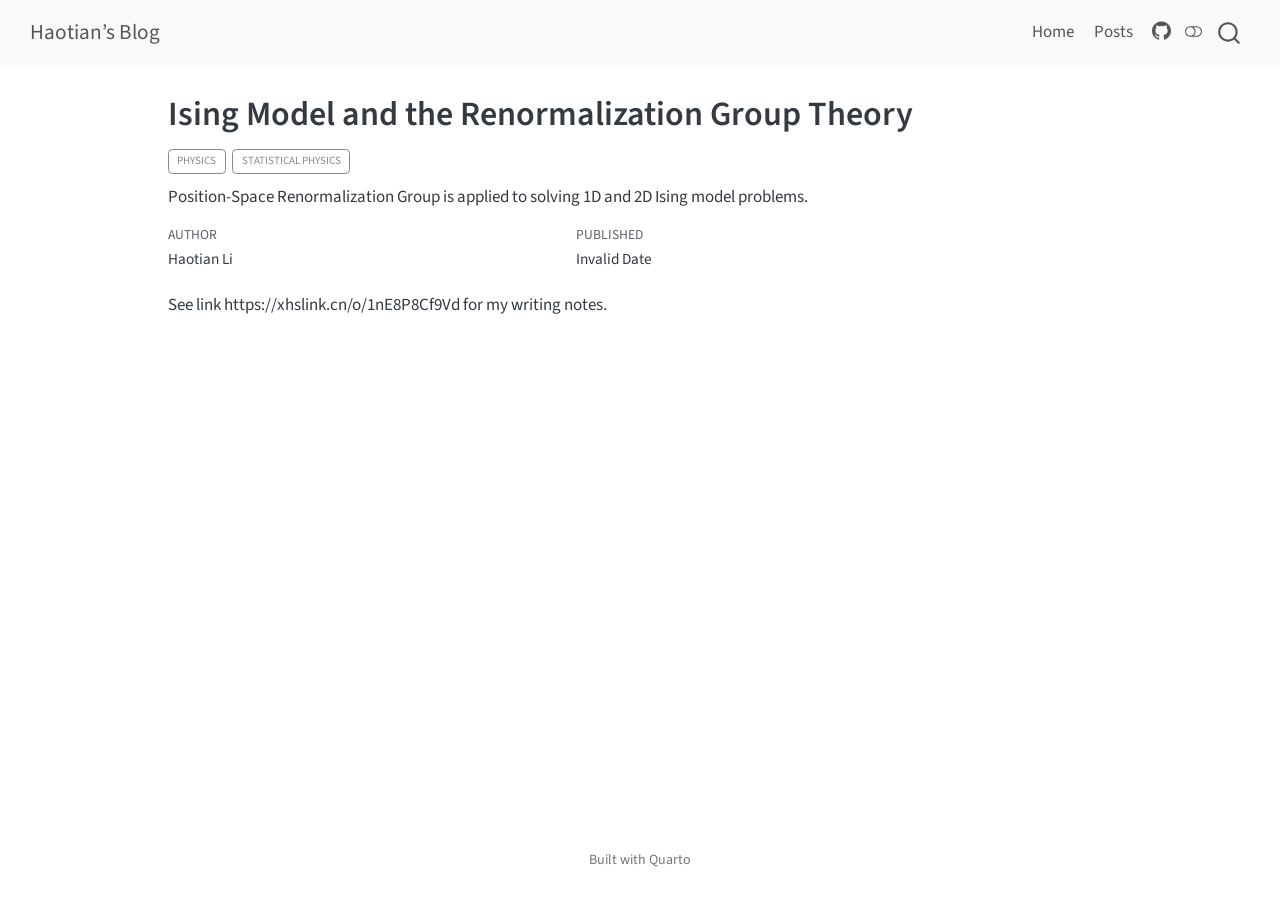
<file: posts/Ising/index.html>
<!DOCTYPE html>
<html xmlns="http://www.w3.org/1999/xhtml" lang="en" xml:lang="en"><head>

<meta charset="utf-8">
<meta name="generator" content="quarto-1.9.38">

<meta name="viewport" content="width=device-width, initial-scale=1.0, user-scalable=yes">

<meta name="author" content="Haotian Li">
<meta name="description" content="Position-Space Renormalization Group is applied to solving 1D and 2D Ising model problems.">

<title>Ising Model and the Renormalization Group Theory – Haotian’s Blog</title>
<style>
/* Default styles provided by pandoc.
** See https://pandoc.org/MANUAL.html#variables-for-html for config info.
*/
code{white-space: pre-wrap;}
span.smallcaps{font-variant: small-caps;}
div.columns{display: flex; gap: min(4vw, 1.5em);}
div.column{flex: auto; overflow-x: auto;}
div.hanging-indent{margin-left: 1.5em; text-indent: -1.5em;}
ul.task-list{list-style: none;}
ul.task-list li input[type="checkbox"] {
  width: 0.8em;
  margin: 0 0.8em 0.2em -1em; /* quarto-specific, see https://github.com/quarto-dev/quarto-cli/issues/4556 */ 
  vertical-align: middle;
}
</style>


<script src="../../site_libs/quarto-nav/quarto-nav.js"></script>
<script src="../../site_libs/quarto-nav/headroom.min.js"></script>
<script src="../../site_libs/clipboard/clipboard.min.js"></script>
<script src="../../site_libs/quarto-search/autocomplete.umd.js"></script>
<script src="../../site_libs/quarto-search/fuse.min.js"></script>
<script src="../../site_libs/quarto-search/quarto-search.js"></script>
<meta name="quarto:offset" content="../../">
<script src="../../site_libs/quarto-html/quarto.js" type="module"></script>
<script src="../../site_libs/quarto-html/tabsets/tabsets.js" type="module"></script>
<script src="../../site_libs/quarto-html/popper.min.js"></script>
<script src="../../site_libs/quarto-html/tippy.umd.min.js"></script>
<script src="../../site_libs/quarto-html/anchor.min.js"></script>
<link href="../../site_libs/quarto-html/tippy.css" rel="stylesheet">
<link href="../../site_libs/quarto-html/quarto-syntax-highlighting-15634bcf2e68342d4ad2dfa704d543f6.css" rel="stylesheet" class="quarto-color-scheme" id="quarto-text-highlighting-styles">
<link href="../../site_libs/quarto-html/quarto-syntax-highlighting-dark-0a6b7249c26820e032cb0bd839ff02b1.css" rel="stylesheet" class="quarto-color-scheme quarto-color-alternate" id="quarto-text-highlighting-styles">
<link href="../../site_libs/quarto-html/quarto-syntax-highlighting-15634bcf2e68342d4ad2dfa704d543f6.css" rel="stylesheet" class="quarto-color-scheme-extra" id="quarto-text-highlighting-styles">
<script src="../../site_libs/bootstrap/bootstrap.min.js"></script>
<link href="../../site_libs/bootstrap/bootstrap-icons.css" rel="stylesheet">
<link href="../../site_libs/bootstrap/bootstrap-158031087360bce0ff56dc785ce39e06.min.css" rel="stylesheet" append-hash="true" class="quarto-color-scheme" id="quarto-bootstrap" data-mode="light">
<link href="../../site_libs/bootstrap/bootstrap-dark-5685cd926c25366c96d9f1407e584118.min.css" rel="stylesheet" append-hash="true" class="quarto-color-scheme quarto-color-alternate" id="quarto-bootstrap" data-mode="dark">
<link href="../../site_libs/bootstrap/bootstrap-158031087360bce0ff56dc785ce39e06.min.css" rel="stylesheet" append-hash="true" class="quarto-color-scheme-extra" id="quarto-bootstrap" data-mode="light">
<script id="quarto-search-options" type="application/json">{
  "location": "navbar",
  "copy-button": false,
  "collapse-after": 3,
  "panel-placement": "end",
  "type": "overlay",
  "limit": 50,
  "keyboard-shortcut": [
    "f",
    "/",
    "s"
  ],
  "show-item-context": false,
  "language": {
    "search-no-results-text": "No results",
    "search-matching-documents-text": "matching documents",
    "search-copy-link-title": "Copy link to search",
    "search-hide-matches-text": "Hide additional matches",
    "search-more-match-text": "more match in this document",
    "search-more-matches-text": "more matches in this document",
    "search-clear-button-title": "Clear",
    "search-text-placeholder": "",
    "search-detached-cancel-button-title": "Cancel",
    "search-submit-button-title": "Submit",
    "search-label": "Search"
  }
}</script>
<script>
window.MathJax = {
  tex: {
    tags: 'ams',
    macros: {
      R: "\\mathbb{R}",
      N: "\\mathbb{N}",
      E: "\\mathbb{E}",
      P: "\\mathbb{P}",
      Var: "\\operatorname{Var}",
      Cov: "\\operatorname{Cov}",
      argmin: "\\operatorname*{arg\\,min}",
      inner: ["\\left\\langle #1, #2 \\right\\rangle", 2],
      norm: ["\\left\\lVert #1 \\right\\rVert", 1]
    }
  }
};
</script>


<link rel="stylesheet" href="../../styles.css">
</head>

<body class="nav-fixed quarto-light"><script id="quarto-html-before-body" type="application/javascript">
    const toggleBodyColorMode = (bsSheetEl) => {
      const mode = bsSheetEl.getAttribute("data-mode");
      const bodyEl = window.document.querySelector("body");
      if (mode === "dark") {
        bodyEl.classList.add("quarto-dark");
        bodyEl.classList.remove("quarto-light");
      } else {
        bodyEl.classList.add("quarto-light");
        bodyEl.classList.remove("quarto-dark");
      }
    }
    const toggleBodyColorPrimary = () => {
      const bsSheetEl = window.document.querySelector("link#quarto-bootstrap:not([rel=disabled-stylesheet])");
      if (bsSheetEl) {
        toggleBodyColorMode(bsSheetEl);
      }
    }
    const setColorSchemeToggle = (alternate) => {
      const toggles = window.document.querySelectorAll('.quarto-color-scheme-toggle');
      for (let i=0; i < toggles.length; i++) {
        const toggle = toggles[i];
        if (toggle) {
          if (alternate) {
            toggle.classList.add("alternate");
          } else {
            toggle.classList.remove("alternate");
          }
        }
      }
    };
    const toggleColorMode = (alternate) => {
      // Switch the stylesheets
      const primaryStylesheets = window.document.querySelectorAll('link.quarto-color-scheme:not(.quarto-color-alternate)');
      const alternateStylesheets = window.document.querySelectorAll('link.quarto-color-scheme.quarto-color-alternate');
      manageTransitions('#quarto-margin-sidebar .nav-link', false);
      if (alternate) {
        // note: dark is layered on light, we don't disable primary!
        enableStylesheet(alternateStylesheets);
        for (const sheetNode of alternateStylesheets) {
          if (sheetNode.id === "quarto-bootstrap") {
            toggleBodyColorMode(sheetNode);
          }
        }
      } else {
        disableStylesheet(alternateStylesheets);
        enableStylesheet(primaryStylesheets)
        toggleBodyColorPrimary();
      }
      manageTransitions('#quarto-margin-sidebar .nav-link', true);
      // Switch the toggles
      setColorSchemeToggle(alternate)
      // Hack to workaround the fact that safari doesn't
      // properly recolor the scrollbar when toggling (#1455)
      if (navigator.userAgent.indexOf('Safari') > 0 && navigator.userAgent.indexOf('Chrome') == -1) {
        manageTransitions("body", false);
        window.scrollTo(0, 1);
        setTimeout(() => {
          window.scrollTo(0, 0);
          manageTransitions("body", true);
        }, 40);
      }
    }
    const disableStylesheet = (stylesheets) => {
      for (let i=0; i < stylesheets.length; i++) {
        const stylesheet = stylesheets[i];
        stylesheet.rel = 'disabled-stylesheet';
      }
    }
    const enableStylesheet = (stylesheets) => {
      for (let i=0; i < stylesheets.length; i++) {
        const stylesheet = stylesheets[i];
        if(stylesheet.rel !== 'stylesheet') { // for Chrome, which will still FOUC without this check
          stylesheet.rel = 'stylesheet';
        }
      }
    }
    const manageTransitions = (selector, allowTransitions) => {
      const els = window.document.querySelectorAll(selector);
      for (let i=0; i < els.length; i++) {
        const el = els[i];
        if (allowTransitions) {
          el.classList.remove('notransition');
        } else {
          el.classList.add('notransition');
        }
      }
    }
    const isFileUrl = () => {
      return window.location.protocol === 'file:';
    }
    const hasAlternateSentinel = () => {
      let styleSentinel = getColorSchemeSentinel();
      if (styleSentinel !== null) {
        return styleSentinel === "alternate";
      } else {
        return false;
      }
    }
    const setStyleSentinel = (alternate) => {
      const value = alternate ? "alternate" : "default";
      if (!isFileUrl()) {
        window.localStorage.setItem("quarto-color-scheme", value);
      } else {
        localAlternateSentinel = value;
      }
    }
    const getColorSchemeSentinel = () => {
      if (!isFileUrl()) {
        const storageValue = window.localStorage.getItem("quarto-color-scheme");
        return storageValue != null ? storageValue : localAlternateSentinel;
      } else {
        return localAlternateSentinel;
      }
    }
    const toggleGiscusIfUsed = (isAlternate, darkModeDefault) => {
      const baseTheme = document.querySelector('#giscus-base-theme')?.value ?? 'light';
      const alternateTheme = document.querySelector('#giscus-alt-theme')?.value ?? 'dark';
      let newTheme = '';
      if(authorPrefersDark) {
        newTheme = isAlternate ? baseTheme : alternateTheme;
      } else {
        newTheme = isAlternate ? alternateTheme : baseTheme;
      }
      const changeGiscusTheme = () => {
        // From: https://github.com/giscus/giscus/issues/336
        const sendMessage = (message) => {
          const iframe = document.querySelector('iframe.giscus-frame');
          if (!iframe) return;
          iframe.contentWindow.postMessage({ giscus: message }, 'https://giscus.app');
        }
        sendMessage({
          setConfig: {
            theme: newTheme
          }
        });
      }
      const isGiscussLoaded = window.document.querySelector('iframe.giscus-frame') !== null;
      if (isGiscussLoaded) {
        changeGiscusTheme();
      }
    };
    const authorPrefersDark = false;
    const darkModeDefault = authorPrefersDark;
      document.querySelector('link#quarto-text-highlighting-styles.quarto-color-scheme-extra').rel = 'disabled-stylesheet';
      document.querySelector('link#quarto-bootstrap.quarto-color-scheme-extra').rel = 'disabled-stylesheet';
    let localAlternateSentinel = darkModeDefault ? 'alternate' : 'default';
    // Dark / light mode switch
    window.quartoToggleColorScheme = () => {
      // Read the current dark / light value
      let toAlternate = !hasAlternateSentinel();
      toggleColorMode(toAlternate);
      setStyleSentinel(toAlternate);
      toggleGiscusIfUsed(toAlternate, darkModeDefault);
      window.dispatchEvent(new Event('resize'));
    };
    // Switch to dark mode if need be
    if (hasAlternateSentinel()) {
      toggleColorMode(true);
    } else {
      toggleColorMode(false);
    }
  </script>

<div id="quarto-search-results"></div>
  <header id="quarto-header" class="headroom fixed-top">
    <nav class="navbar navbar-expand-lg " data-bs-theme="dark">
      <div class="navbar-container container-fluid">
      <div class="navbar-brand-container mx-auto">
    <a class="navbar-brand" href="../../index.html">
    <span class="navbar-title">Haotian’s Blog</span>
    </a>
  </div>
            <div id="quarto-search" class="" title="Search"></div>
          <button class="navbar-toggler" type="button" data-bs-toggle="collapse" data-bs-target="#navbarCollapse" aria-controls="navbarCollapse" role="menu" aria-expanded="false" aria-label="Toggle navigation" onclick="if (window.quartoToggleHeadroom) { window.quartoToggleHeadroom(); }">
  <span class="navbar-toggler-icon"></span>
</button>
          <div class="collapse navbar-collapse" id="navbarCollapse">
            <ul class="navbar-nav navbar-nav-scroll ms-auto">
  <li class="nav-item">
    <a class="nav-link" href="../../index.html"> 
<span class="menu-text">Home</span></a>
  </li>  
  <li class="nav-item">
    <a class="nav-link" href="../../posts/index.html"> 
<span class="menu-text">Posts</span></a>
  </li>  
  <li class="nav-item compact">
    <a class="nav-link" href="https://github.com/"> <i class="bi bi-github" role="img">
</i> 
<span class="menu-text"></span></a>
  </li>  
</ul>
          </div> <!-- /navcollapse -->
            <div class="quarto-navbar-tools">
  <a href="" class="quarto-color-scheme-toggle quarto-navigation-tool  px-1" onclick="window.quartoToggleColorScheme(); return false;" title="Toggle dark mode"><i class="bi"></i></a>
</div>
      </div> <!-- /container-fluid -->
    </nav>
</header>
<!-- content -->
<div id="quarto-content" class="quarto-container page-columns page-rows-contents page-layout-article page-navbar">
<!-- sidebar -->
<!-- margin-sidebar -->
    <div id="quarto-margin-sidebar" class="sidebar margin-sidebar zindex-bottom">
        
    </div>
<!-- main -->
<main class="content" id="quarto-document-content">


<header id="title-block-header" class="quarto-title-block default">
<div class="quarto-title">
<h1 class="title">Ising Model and the Renormalization Group Theory</h1>
  <div class="quarto-categories">
    <div class="quarto-category">Physics</div>
    <div class="quarto-category">Statistical Physics</div>
  </div>
  </div>

<div>
  <div class="description">
    Position-Space Renormalization Group is applied to solving 1D and 2D Ising model problems.
  </div>
</div>


<div class="quarto-title-meta">

    <div>
    <div class="quarto-title-meta-heading">Author</div>
    <div class="quarto-title-meta-contents">
             <p>Haotian Li </p>
          </div>
  </div>
    
    <div>
    <div class="quarto-title-meta-heading">Published</div>
    <div class="quarto-title-meta-contents">
      <p class="date">Invalid Date</p>
    </div>
  </div>
  
    
  </div>
  


</header>


<p>See link https://xhslink.cn/o/1nE8P8Cf9Vd for my writing notes.</p>



</main> <!-- /main -->
<script id="quarto-html-after-body" type="application/javascript">
  window.document.addEventListener("DOMContentLoaded", function (event) {
    // Ensure there is a toggle, if there isn't float one in the top right
    if (window.document.querySelector('.quarto-color-scheme-toggle') === null) {
      const a = window.document.createElement('a');
      a.classList.add('top-right');
      a.classList.add('quarto-color-scheme-toggle');
      a.href = "";
      a.onclick = function() { try { window.quartoToggleColorScheme(); } catch {} return false; };
      const i = window.document.createElement("i");
      i.classList.add('bi');
      a.appendChild(i);
      window.document.body.appendChild(a);
    }
    setColorSchemeToggle(hasAlternateSentinel())
    const icon = "";
    const anchorJS = new window.AnchorJS();
    anchorJS.options = {
      placement: 'right',
      icon: icon
    };
    anchorJS.add('.anchored');
    const isCodeAnnotation = (el) => {
      for (const clz of el.classList) {
        if (clz.startsWith('code-annotation-')) {                     
          return true;
        }
      }
      return false;
    }
    const onCopySuccess = function(e) {
      // button target
      const button = e.trigger;
      // don't keep focus
      button.blur();
      // flash "checked"
      button.classList.add('code-copy-button-checked');
      var currentTitle = button.getAttribute("title");
      button.setAttribute("title", "Copied!");
      let tooltip;
      if (window.bootstrap) {
        button.setAttribute("data-bs-toggle", "tooltip");
        button.setAttribute("data-bs-placement", "left");
        button.setAttribute("data-bs-title", "Copied!");
        tooltip = new bootstrap.Tooltip(button, 
          { trigger: "manual", 
            customClass: "code-copy-button-tooltip",
            offset: [0, -8]});
        tooltip.show();    
      }
      setTimeout(function() {
        if (tooltip) {
          tooltip.hide();
          button.removeAttribute("data-bs-title");
          button.removeAttribute("data-bs-toggle");
          button.removeAttribute("data-bs-placement");
        }
        button.setAttribute("title", currentTitle);
        button.classList.remove('code-copy-button-checked');
      }, 1000);
      // clear code selection
      e.clearSelection();
    }
    const getTextToCopy = function(trigger) {
      const outerScaffold = trigger.parentElement.cloneNode(true);
      const codeEl = outerScaffold.querySelector('code');
      for (const childEl of codeEl.children) {
        if (isCodeAnnotation(childEl)) {
          childEl.remove();
        }
      }
      return codeEl.innerText;
    }
    const clipboard = new window.ClipboardJS('.code-copy-button:not([data-in-quarto-modal])', {
      text: getTextToCopy
    });
    clipboard.on('success', onCopySuccess);
    if (window.document.getElementById('quarto-embedded-source-code-modal')) {
      const clipboardModal = new window.ClipboardJS('.code-copy-button[data-in-quarto-modal]', {
        text: getTextToCopy,
        container: window.document.getElementById('quarto-embedded-source-code-modal')
      });
      clipboardModal.on('success', onCopySuccess);
    }
      var localhostRegex = new RegExp(/^(?:http|https):\/\/localhost\:?[0-9]*\//);
      var mailtoRegex = new RegExp(/^mailto:/);
        var filterRegex = new RegExp("https:\/\/lhtPeking\.github\.io\/Quarto\/");
      var isInternal = (href) => {
          return filterRegex.test(href) || localhostRegex.test(href) || mailtoRegex.test(href);
      }
      // Inspect non-navigation links and adorn them if external
     var links = window.document.querySelectorAll('a[href]:not(.nav-link):not(.navbar-brand):not(.toc-action):not(.sidebar-link):not(.sidebar-item-toggle):not(.pagination-link):not(.no-external):not([aria-hidden]):not(.dropdown-item):not(.quarto-navigation-tool):not(.about-link)');
      for (var i=0; i<links.length; i++) {
        const link = links[i];
        if (!isInternal(link.href)) {
          // undo the damage that might have been done by quarto-nav.js in the case of
          // links that we want to consider external
          if (link.dataset.originalHref !== undefined) {
            link.href = link.dataset.originalHref;
          }
        }
      }
    function tippyHover(el, contentFn, onTriggerFn, onUntriggerFn) {
      const config = {
        allowHTML: true,
        maxWidth: 500,
        delay: 100,
        arrow: false,
        appendTo: function(el) {
            return el.parentElement;
        },
        interactive: true,
        interactiveBorder: 10,
        theme: 'quarto',
        placement: 'bottom-start',
      };
      if (contentFn) {
        config.content = contentFn;
      }
      if (onTriggerFn) {
        config.onTrigger = onTriggerFn;
      }
      if (onUntriggerFn) {
        config.onUntrigger = onUntriggerFn;
      }
      window.tippy(el, config); 
    }
    const noterefs = window.document.querySelectorAll('a[role="doc-noteref"]');
    for (var i=0; i<noterefs.length; i++) {
      const ref = noterefs[i];
      tippyHover(ref, function() {
        // use id or data attribute instead here
        let href = ref.getAttribute('data-footnote-href') || ref.getAttribute('href');
        try { href = new URL(href).hash; } catch {}
        const id = href.replace(/^#\/?/, "");
        const note = window.document.getElementById(id);
        if (note) {
          return note.innerHTML;
        } else {
          return "";
        }
      });
    }
    const xrefs = window.document.querySelectorAll('a.quarto-xref');
    const processXRef = (id, note) => {
      // Strip column container classes
      const stripColumnClz = (el) => {
        el.classList.remove("page-full", "page-columns");
        if (el.children) {
          for (const child of el.children) {
            stripColumnClz(child);
          }
        }
      }
      stripColumnClz(note)
      if (id === null || id.startsWith('sec-')) {
        // Special case sections, only their first couple elements
        const container = document.createElement("div");
        if (note.children && note.children.length > 2) {
          container.appendChild(note.children[0].cloneNode(true));
          for (let i = 1; i < note.children.length; i++) {
            const child = note.children[i];
            if (child.tagName === "P" && child.innerText === "") {
              continue;
            } else {
              container.appendChild(child.cloneNode(true));
              break;
            }
          }
          if (window.Quarto?.typesetMath) {
            window.Quarto.typesetMath(container);
          }
          return container.innerHTML
        } else {
          if (window.Quarto?.typesetMath) {
            window.Quarto.typesetMath(note);
          }
          return note.innerHTML;
        }
      } else {
        // Remove any anchor links if they are present
        const anchorLink = note.querySelector('a.anchorjs-link');
        if (anchorLink) {
          anchorLink.remove();
        }
        if (window.Quarto?.typesetMath) {
          window.Quarto.typesetMath(note);
        }
        if (note.classList.contains("callout")) {
          return note.outerHTML;
        } else {
          return note.innerHTML;
        }
      }
    }
    for (var i=0; i<xrefs.length; i++) {
      const xref = xrefs[i];
      tippyHover(xref, undefined, function(instance) {
        instance.disable();
        let url = xref.getAttribute('href');
        let hash = undefined; 
        if (url.startsWith('#')) {
          hash = url;
        } else {
          try { hash = new URL(url).hash; } catch {}
        }
        if (hash) {
          const id = hash.replace(/^#\/?/, "");
          const note = window.document.getElementById(id);
          if (note !== null) {
            try {
              const html = processXRef(id, note.cloneNode(true));
              instance.setContent(html);
            } finally {
              instance.enable();
              instance.show();
            }
          } else {
            // See if we can fetch this
            fetch(url.split('#')[0])
            .then(res => res.text())
            .then(html => {
              const parser = new DOMParser();
              const htmlDoc = parser.parseFromString(html, "text/html");
              const note = htmlDoc.getElementById(id);
              if (note !== null) {
                const html = processXRef(id, note);
                instance.setContent(html);
              } 
            }).finally(() => {
              instance.enable();
              instance.show();
            });
          }
        } else {
          // See if we can fetch a full url (with no hash to target)
          // This is a special case and we should probably do some content thinning / targeting
          fetch(url)
          .then(res => res.text())
          .then(html => {
            const parser = new DOMParser();
            const htmlDoc = parser.parseFromString(html, "text/html");
            const note = htmlDoc.querySelector('main.content');
            if (note !== null) {
              // This should only happen for chapter cross references
              // (since there is no id in the URL)
              // remove the first header
              if (note.children.length > 0 && note.children[0].tagName === "HEADER") {
                note.children[0].remove();
              }
              const html = processXRef(null, note);
              instance.setContent(html);
            } 
          }).finally(() => {
            instance.enable();
            instance.show();
          });
        }
      }, function(instance) {
      });
    }
        let selectedAnnoteEl;
        const selectorForAnnotation = ( cell, annotation) => {
          let cellAttr = 'data-code-cell="' + cell + '"';
          let lineAttr = 'data-code-annotation="' +  annotation + '"';
          const selector = 'span[' + cellAttr + '][' + lineAttr + ']';
          return selector;
        }
        const selectCodeLines = (annoteEl) => {
          const doc = window.document;
          const targetCell = annoteEl.getAttribute("data-target-cell");
          const targetAnnotation = annoteEl.getAttribute("data-target-annotation");
          const annoteSpan = window.document.querySelector(selectorForAnnotation(targetCell, targetAnnotation));
          const lines = annoteSpan.getAttribute("data-code-lines").split(",");
          const lineIds = lines.map((line) => {
            return targetCell + "-" + line;
          })
          let top = null;
          let height = null;
          let parent = null;
          if (lineIds.length > 0) {
              //compute the position of the single el (top and bottom and make a div)
              const el = window.document.getElementById(lineIds[0]);
              top = el.offsetTop;
              height = el.offsetHeight;
              parent = el.parentElement.parentElement;
            if (lineIds.length > 1) {
              const lastEl = window.document.getElementById(lineIds[lineIds.length - 1]);
              const bottom = lastEl.offsetTop + lastEl.offsetHeight;
              height = bottom - top;
            }
            if (top !== null && height !== null && parent !== null) {
              // cook up a div (if necessary) and position it 
              let div = window.document.getElementById("code-annotation-line-highlight");
              if (div === null) {
                div = window.document.createElement("div");
                div.setAttribute("id", "code-annotation-line-highlight");
                div.style.position = 'absolute';
                parent.appendChild(div);
              }
              div.style.top = top - 2 + "px";
              div.style.height = height + 4 + "px";
              div.style.left = 0;
              let gutterDiv = window.document.getElementById("code-annotation-line-highlight-gutter");
              if (gutterDiv === null) {
                gutterDiv = window.document.createElement("div");
                gutterDiv.setAttribute("id", "code-annotation-line-highlight-gutter");
                gutterDiv.style.position = 'absolute';
                const codeCell = window.document.getElementById(targetCell);
                const gutter = codeCell.querySelector('.code-annotation-gutter');
                gutter.appendChild(gutterDiv);
              }
              gutterDiv.style.top = top - 2 + "px";
              gutterDiv.style.height = height + 4 + "px";
            }
            selectedAnnoteEl = annoteEl;
          }
        };
        const unselectCodeLines = () => {
          const elementsIds = ["code-annotation-line-highlight", "code-annotation-line-highlight-gutter"];
          elementsIds.forEach((elId) => {
            const div = window.document.getElementById(elId);
            if (div) {
              div.remove();
            }
          });
          selectedAnnoteEl = undefined;
        };
          // Handle positioning of the toggle
      window.addEventListener(
        "resize",
        throttle(() => {
          elRect = undefined;
          if (selectedAnnoteEl) {
            selectCodeLines(selectedAnnoteEl);
          }
        }, 10)
      );
      function throttle(fn, ms) {
      let throttle = false;
      let timer;
        return (...args) => {
          if(!throttle) { // first call gets through
              fn.apply(this, args);
              throttle = true;
          } else { // all the others get throttled
              if(timer) clearTimeout(timer); // cancel #2
              timer = setTimeout(() => {
                fn.apply(this, args);
                timer = throttle = false;
              }, ms);
          }
        };
      }
        // Attach click handler to the DT
        const annoteDls = window.document.querySelectorAll('dt[data-target-cell]');
        for (const annoteDlNode of annoteDls) {
          annoteDlNode.addEventListener('click', (event) => {
            const clickedEl = event.target;
            if (clickedEl !== selectedAnnoteEl) {
              unselectCodeLines();
              const activeEl = window.document.querySelector('dt[data-target-cell].code-annotation-active');
              if (activeEl) {
                activeEl.classList.remove('code-annotation-active');
              }
              selectCodeLines(clickedEl);
              clickedEl.classList.add('code-annotation-active');
            } else {
              // Unselect the line
              unselectCodeLines();
              clickedEl.classList.remove('code-annotation-active');
            }
          });
        }
    const findCites = (el) => {
      const parentEl = el.parentElement;
      if (parentEl) {
        const cites = parentEl.dataset.cites;
        if (cites) {
          return {
            el,
            cites: cites.split(' ')
          };
        } else {
          return findCites(el.parentElement)
        }
      } else {
        return undefined;
      }
    };
    var bibliorefs = window.document.querySelectorAll('a[role="doc-biblioref"]');
    for (var i=0; i<bibliorefs.length; i++) {
      const ref = bibliorefs[i];
      const citeInfo = findCites(ref);
      if (citeInfo) {
        tippyHover(citeInfo.el, function() {
          var popup = window.document.createElement('div');
          citeInfo.cites.forEach(function(cite) {
            var citeDiv = window.document.createElement('div');
            citeDiv.classList.add('hanging-indent');
            citeDiv.classList.add('csl-entry');
            var biblioDiv = window.document.getElementById('ref-' + cite);
            if (biblioDiv) {
              citeDiv.innerHTML = biblioDiv.innerHTML;
            }
            popup.appendChild(citeDiv);
          });
          return popup.innerHTML;
        });
      }
    }
  });
  </script>
</div> <!-- /content -->
<footer class="footer">
  <div class="nav-footer">
    <div class="nav-footer-left">
      &nbsp;
    </div>   
    <div class="nav-footer-center">
<p>Built with Quarto</p>
</div>
    <div class="nav-footer-right">
      &nbsp;
    </div>
  </div>
</footer>




</body></html>
</file>
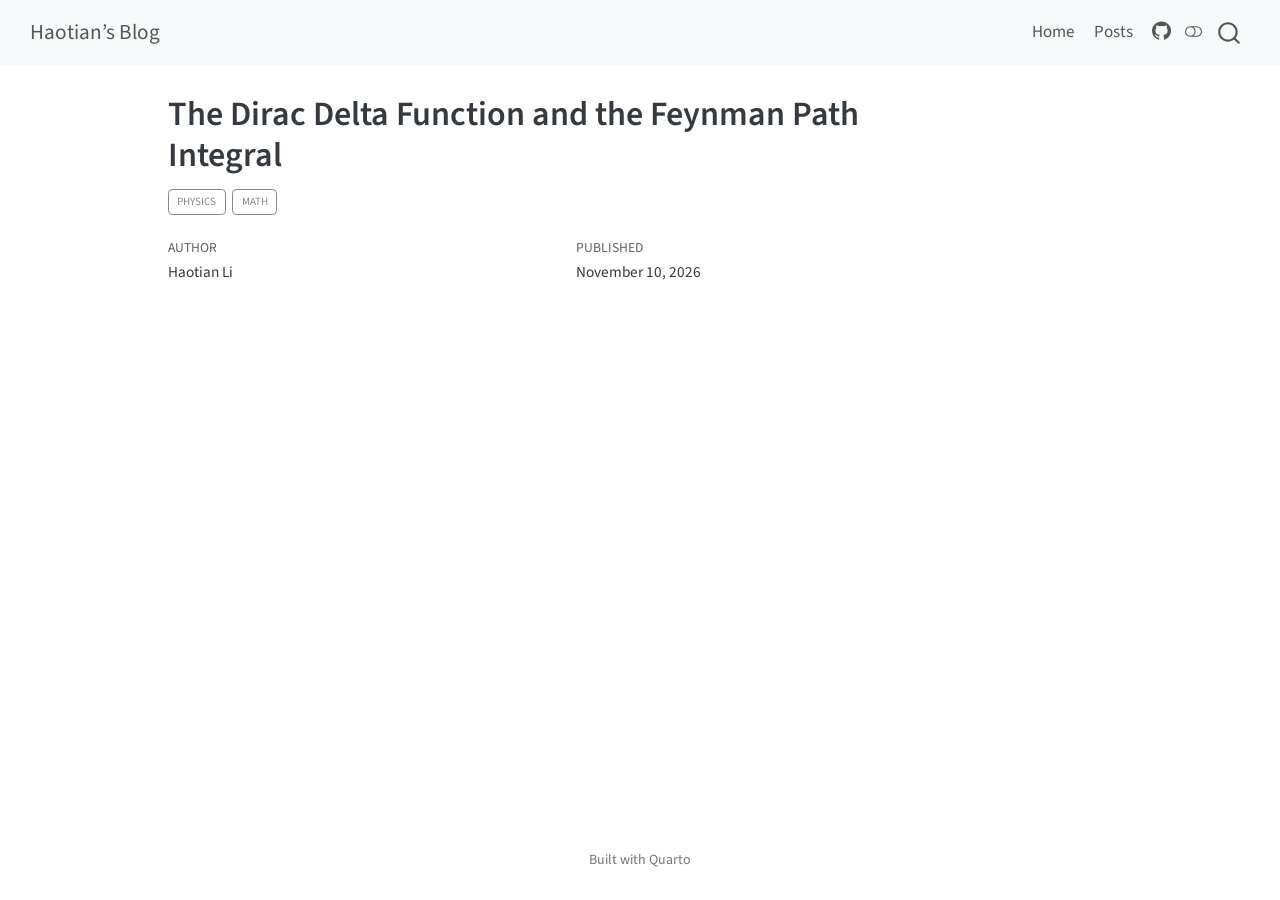
<file: posts/Path_Integral/index.html>
<!DOCTYPE html>
<html xmlns="http://www.w3.org/1999/xhtml" lang="en" xml:lang="en"><head>

<meta charset="utf-8">
<meta name="generator" content="quarto-1.9.38">

<meta name="viewport" content="width=device-width, initial-scale=1.0, user-scalable=yes">

<meta name="author" content="Haotian Li">
<meta name="dcterms.date" content="2026-11-10">

<title>The Dirac Delta Function and the Feynman Path Integral – Haotian’s Blog</title>
<style>
/* Default styles provided by pandoc.
** See https://pandoc.org/MANUAL.html#variables-for-html for config info.
*/
code{white-space: pre-wrap;}
span.smallcaps{font-variant: small-caps;}
div.columns{display: flex; gap: min(4vw, 1.5em);}
div.column{flex: auto; overflow-x: auto;}
div.hanging-indent{margin-left: 1.5em; text-indent: -1.5em;}
ul.task-list{list-style: none;}
ul.task-list li input[type="checkbox"] {
  width: 0.8em;
  margin: 0 0.8em 0.2em -1em; /* quarto-specific, see https://github.com/quarto-dev/quarto-cli/issues/4556 */ 
  vertical-align: middle;
}
</style>


<script src="../../site_libs/quarto-nav/quarto-nav.js"></script>
<script src="../../site_libs/quarto-nav/headroom.min.js"></script>
<script src="../../site_libs/clipboard/clipboard.min.js"></script>
<script src="../../site_libs/quarto-search/autocomplete.umd.js"></script>
<script src="../../site_libs/quarto-search/fuse.min.js"></script>
<script src="../../site_libs/quarto-search/quarto-search.js"></script>
<meta name="quarto:offset" content="../../">
<script src="../../site_libs/quarto-html/quarto.js" type="module"></script>
<script src="../../site_libs/quarto-html/tabsets/tabsets.js" type="module"></script>
<script src="../../site_libs/quarto-html/popper.min.js"></script>
<script src="../../site_libs/quarto-html/tippy.umd.min.js"></script>
<script src="../../site_libs/quarto-html/anchor.min.js"></script>
<link href="../../site_libs/quarto-html/tippy.css" rel="stylesheet">
<link href="../../site_libs/quarto-html/quarto-syntax-highlighting-15634bcf2e68342d4ad2dfa704d543f6.css" rel="stylesheet" class="quarto-color-scheme" id="quarto-text-highlighting-styles">
<link href="../../site_libs/quarto-html/quarto-syntax-highlighting-dark-0a6b7249c26820e032cb0bd839ff02b1.css" rel="stylesheet" class="quarto-color-scheme quarto-color-alternate" id="quarto-text-highlighting-styles">
<link href="../../site_libs/quarto-html/quarto-syntax-highlighting-15634bcf2e68342d4ad2dfa704d543f6.css" rel="stylesheet" class="quarto-color-scheme-extra" id="quarto-text-highlighting-styles">
<script src="../../site_libs/bootstrap/bootstrap.min.js"></script>
<link href="../../site_libs/bootstrap/bootstrap-icons.css" rel="stylesheet">
<link href="../../site_libs/bootstrap/bootstrap-158031087360bce0ff56dc785ce39e06.min.css" rel="stylesheet" append-hash="true" class="quarto-color-scheme" id="quarto-bootstrap" data-mode="light">
<link href="../../site_libs/bootstrap/bootstrap-dark-5685cd926c25366c96d9f1407e584118.min.css" rel="stylesheet" append-hash="true" class="quarto-color-scheme quarto-color-alternate" id="quarto-bootstrap" data-mode="dark">
<link href="../../site_libs/bootstrap/bootstrap-158031087360bce0ff56dc785ce39e06.min.css" rel="stylesheet" append-hash="true" class="quarto-color-scheme-extra" id="quarto-bootstrap" data-mode="light">
<script id="quarto-search-options" type="application/json">{
  "location": "navbar",
  "copy-button": false,
  "collapse-after": 3,
  "panel-placement": "end",
  "type": "overlay",
  "limit": 50,
  "keyboard-shortcut": [
    "f",
    "/",
    "s"
  ],
  "show-item-context": false,
  "language": {
    "search-no-results-text": "No results",
    "search-matching-documents-text": "matching documents",
    "search-copy-link-title": "Copy link to search",
    "search-hide-matches-text": "Hide additional matches",
    "search-more-match-text": "more match in this document",
    "search-more-matches-text": "more matches in this document",
    "search-clear-button-title": "Clear",
    "search-text-placeholder": "",
    "search-detached-cancel-button-title": "Cancel",
    "search-submit-button-title": "Submit",
    "search-label": "Search"
  }
}</script>
<script>
window.MathJax = {
  tex: {
    tags: 'ams',
    macros: {
      R: "\\mathbb{R}",
      N: "\\mathbb{N}",
      E: "\\mathbb{E}",
      P: "\\mathbb{P}",
      Var: "\\operatorname{Var}",
      Cov: "\\operatorname{Cov}",
      argmin: "\\operatorname*{arg\\,min}",
      inner: ["\\left\\langle #1, #2 \\right\\rangle", 2],
      norm: ["\\left\\lVert #1 \\right\\rVert", 1]
    }
  }
};
</script>


<link rel="stylesheet" href="../../styles.css">
</head>

<body class="nav-fixed quarto-light"><script id="quarto-html-before-body" type="application/javascript">
    const toggleBodyColorMode = (bsSheetEl) => {
      const mode = bsSheetEl.getAttribute("data-mode");
      const bodyEl = window.document.querySelector("body");
      if (mode === "dark") {
        bodyEl.classList.add("quarto-dark");
        bodyEl.classList.remove("quarto-light");
      } else {
        bodyEl.classList.add("quarto-light");
        bodyEl.classList.remove("quarto-dark");
      }
    }
    const toggleBodyColorPrimary = () => {
      const bsSheetEl = window.document.querySelector("link#quarto-bootstrap:not([rel=disabled-stylesheet])");
      if (bsSheetEl) {
        toggleBodyColorMode(bsSheetEl);
      }
    }
    const setColorSchemeToggle = (alternate) => {
      const toggles = window.document.querySelectorAll('.quarto-color-scheme-toggle');
      for (let i=0; i < toggles.length; i++) {
        const toggle = toggles[i];
        if (toggle) {
          if (alternate) {
            toggle.classList.add("alternate");
          } else {
            toggle.classList.remove("alternate");
          }
        }
      }
    };
    const toggleColorMode = (alternate) => {
      // Switch the stylesheets
      const primaryStylesheets = window.document.querySelectorAll('link.quarto-color-scheme:not(.quarto-color-alternate)');
      const alternateStylesheets = window.document.querySelectorAll('link.quarto-color-scheme.quarto-color-alternate');
      manageTransitions('#quarto-margin-sidebar .nav-link', false);
      if (alternate) {
        // note: dark is layered on light, we don't disable primary!
        enableStylesheet(alternateStylesheets);
        for (const sheetNode of alternateStylesheets) {
          if (sheetNode.id === "quarto-bootstrap") {
            toggleBodyColorMode(sheetNode);
          }
        }
      } else {
        disableStylesheet(alternateStylesheets);
        enableStylesheet(primaryStylesheets)
        toggleBodyColorPrimary();
      }
      manageTransitions('#quarto-margin-sidebar .nav-link', true);
      // Switch the toggles
      setColorSchemeToggle(alternate)
      // Hack to workaround the fact that safari doesn't
      // properly recolor the scrollbar when toggling (#1455)
      if (navigator.userAgent.indexOf('Safari') > 0 && navigator.userAgent.indexOf('Chrome') == -1) {
        manageTransitions("body", false);
        window.scrollTo(0, 1);
        setTimeout(() => {
          window.scrollTo(0, 0);
          manageTransitions("body", true);
        }, 40);
      }
    }
    const disableStylesheet = (stylesheets) => {
      for (let i=0; i < stylesheets.length; i++) {
        const stylesheet = stylesheets[i];
        stylesheet.rel = 'disabled-stylesheet';
      }
    }
    const enableStylesheet = (stylesheets) => {
      for (let i=0; i < stylesheets.length; i++) {
        const stylesheet = stylesheets[i];
        if(stylesheet.rel !== 'stylesheet') { // for Chrome, which will still FOUC without this check
          stylesheet.rel = 'stylesheet';
        }
      }
    }
    const manageTransitions = (selector, allowTransitions) => {
      const els = window.document.querySelectorAll(selector);
      for (let i=0; i < els.length; i++) {
        const el = els[i];
        if (allowTransitions) {
          el.classList.remove('notransition');
        } else {
          el.classList.add('notransition');
        }
      }
    }
    const isFileUrl = () => {
      return window.location.protocol === 'file:';
    }
    const hasAlternateSentinel = () => {
      let styleSentinel = getColorSchemeSentinel();
      if (styleSentinel !== null) {
        return styleSentinel === "alternate";
      } else {
        return false;
      }
    }
    const setStyleSentinel = (alternate) => {
      const value = alternate ? "alternate" : "default";
      if (!isFileUrl()) {
        window.localStorage.setItem("quarto-color-scheme", value);
      } else {
        localAlternateSentinel = value;
      }
    }
    const getColorSchemeSentinel = () => {
      if (!isFileUrl()) {
        const storageValue = window.localStorage.getItem("quarto-color-scheme");
        return storageValue != null ? storageValue : localAlternateSentinel;
      } else {
        return localAlternateSentinel;
      }
    }
    const toggleGiscusIfUsed = (isAlternate, darkModeDefault) => {
      const baseTheme = document.querySelector('#giscus-base-theme')?.value ?? 'light';
      const alternateTheme = document.querySelector('#giscus-alt-theme')?.value ?? 'dark';
      let newTheme = '';
      if(authorPrefersDark) {
        newTheme = isAlternate ? baseTheme : alternateTheme;
      } else {
        newTheme = isAlternate ? alternateTheme : baseTheme;
      }
      const changeGiscusTheme = () => {
        // From: https://github.com/giscus/giscus/issues/336
        const sendMessage = (message) => {
          const iframe = document.querySelector('iframe.giscus-frame');
          if (!iframe) return;
          iframe.contentWindow.postMessage({ giscus: message }, 'https://giscus.app');
        }
        sendMessage({
          setConfig: {
            theme: newTheme
          }
        });
      }
      const isGiscussLoaded = window.document.querySelector('iframe.giscus-frame') !== null;
      if (isGiscussLoaded) {
        changeGiscusTheme();
      }
    };
    const authorPrefersDark = false;
    const darkModeDefault = authorPrefersDark;
      document.querySelector('link#quarto-text-highlighting-styles.quarto-color-scheme-extra').rel = 'disabled-stylesheet';
      document.querySelector('link#quarto-bootstrap.quarto-color-scheme-extra').rel = 'disabled-stylesheet';
    let localAlternateSentinel = darkModeDefault ? 'alternate' : 'default';
    // Dark / light mode switch
    window.quartoToggleColorScheme = () => {
      // Read the current dark / light value
      let toAlternate = !hasAlternateSentinel();
      toggleColorMode(toAlternate);
      setStyleSentinel(toAlternate);
      toggleGiscusIfUsed(toAlternate, darkModeDefault);
      window.dispatchEvent(new Event('resize'));
    };
    // Switch to dark mode if need be
    if (hasAlternateSentinel()) {
      toggleColorMode(true);
    } else {
      toggleColorMode(false);
    }
  </script>

<div id="quarto-search-results"></div>
  <header id="quarto-header" class="headroom fixed-top">
    <nav class="navbar navbar-expand-lg " data-bs-theme="dark">
      <div class="navbar-container container-fluid">
      <div class="navbar-brand-container mx-auto">
    <a class="navbar-brand" href="../../index.html">
    <span class="navbar-title">Haotian’s Blog</span>
    </a>
  </div>
            <div id="quarto-search" class="" title="Search"></div>
          <button class="navbar-toggler" type="button" data-bs-toggle="collapse" data-bs-target="#navbarCollapse" aria-controls="navbarCollapse" role="menu" aria-expanded="false" aria-label="Toggle navigation" onclick="if (window.quartoToggleHeadroom) { window.quartoToggleHeadroom(); }">
  <span class="navbar-toggler-icon"></span>
</button>
          <div class="collapse navbar-collapse" id="navbarCollapse">
            <ul class="navbar-nav navbar-nav-scroll ms-auto">
  <li class="nav-item">
    <a class="nav-link" href="../../index.html"> 
<span class="menu-text">Home</span></a>
  </li>  
  <li class="nav-item">
    <a class="nav-link" href="../../posts/index.html"> 
<span class="menu-text">Posts</span></a>
  </li>  
  <li class="nav-item compact">
    <a class="nav-link" href="https://github.com/"> <i class="bi bi-github" role="img">
</i> 
<span class="menu-text"></span></a>
  </li>  
</ul>
          </div> <!-- /navcollapse -->
            <div class="quarto-navbar-tools">
  <a href="" class="quarto-color-scheme-toggle quarto-navigation-tool  px-1" onclick="window.quartoToggleColorScheme(); return false;" title="Toggle dark mode"><i class="bi"></i></a>
</div>
      </div> <!-- /container-fluid -->
    </nav>
</header>
<!-- content -->
<div id="quarto-content" class="quarto-container page-columns page-rows-contents page-layout-article page-navbar">
<!-- sidebar -->
<!-- margin-sidebar -->
    <div id="quarto-margin-sidebar" class="sidebar margin-sidebar zindex-bottom">
        
    </div>
<!-- main -->
<main class="content" id="quarto-document-content">


<header id="title-block-header" class="quarto-title-block default">
<div class="quarto-title">
<h1 class="title">The Dirac Delta Function and the Feynman Path Integral</h1>
  <div class="quarto-categories">
    <div class="quarto-category">Physics</div>
    <div class="quarto-category">Math</div>
  </div>
  </div>



<div class="quarto-title-meta">

    <div>
    <div class="quarto-title-meta-heading">Author</div>
    <div class="quarto-title-meta-contents">
             <p>Haotian Li </p>
          </div>
  </div>
    
    <div>
    <div class="quarto-title-meta-heading">Published</div>
    <div class="quarto-title-meta-contents">
      <p class="date">November 10, 2026</p>
    </div>
  </div>
  
    
  </div>
  


</header>





</main> <!-- /main -->
<script id="quarto-html-after-body" type="application/javascript">
  window.document.addEventListener("DOMContentLoaded", function (event) {
    // Ensure there is a toggle, if there isn't float one in the top right
    if (window.document.querySelector('.quarto-color-scheme-toggle') === null) {
      const a = window.document.createElement('a');
      a.classList.add('top-right');
      a.classList.add('quarto-color-scheme-toggle');
      a.href = "";
      a.onclick = function() { try { window.quartoToggleColorScheme(); } catch {} return false; };
      const i = window.document.createElement("i");
      i.classList.add('bi');
      a.appendChild(i);
      window.document.body.appendChild(a);
    }
    setColorSchemeToggle(hasAlternateSentinel())
    const icon = "";
    const anchorJS = new window.AnchorJS();
    anchorJS.options = {
      placement: 'right',
      icon: icon
    };
    anchorJS.add('.anchored');
    const isCodeAnnotation = (el) => {
      for (const clz of el.classList) {
        if (clz.startsWith('code-annotation-')) {                     
          return true;
        }
      }
      return false;
    }
    const onCopySuccess = function(e) {
      // button target
      const button = e.trigger;
      // don't keep focus
      button.blur();
      // flash "checked"
      button.classList.add('code-copy-button-checked');
      var currentTitle = button.getAttribute("title");
      button.setAttribute("title", "Copied!");
      let tooltip;
      if (window.bootstrap) {
        button.setAttribute("data-bs-toggle", "tooltip");
        button.setAttribute("data-bs-placement", "left");
        button.setAttribute("data-bs-title", "Copied!");
        tooltip = new bootstrap.Tooltip(button, 
          { trigger: "manual", 
            customClass: "code-copy-button-tooltip",
            offset: [0, -8]});
        tooltip.show();    
      }
      setTimeout(function() {
        if (tooltip) {
          tooltip.hide();
          button.removeAttribute("data-bs-title");
          button.removeAttribute("data-bs-toggle");
          button.removeAttribute("data-bs-placement");
        }
        button.setAttribute("title", currentTitle);
        button.classList.remove('code-copy-button-checked');
      }, 1000);
      // clear code selection
      e.clearSelection();
    }
    const getTextToCopy = function(trigger) {
      const outerScaffold = trigger.parentElement.cloneNode(true);
      const codeEl = outerScaffold.querySelector('code');
      for (const childEl of codeEl.children) {
        if (isCodeAnnotation(childEl)) {
          childEl.remove();
        }
      }
      return codeEl.innerText;
    }
    const clipboard = new window.ClipboardJS('.code-copy-button:not([data-in-quarto-modal])', {
      text: getTextToCopy
    });
    clipboard.on('success', onCopySuccess);
    if (window.document.getElementById('quarto-embedded-source-code-modal')) {
      const clipboardModal = new window.ClipboardJS('.code-copy-button[data-in-quarto-modal]', {
        text: getTextToCopy,
        container: window.document.getElementById('quarto-embedded-source-code-modal')
      });
      clipboardModal.on('success', onCopySuccess);
    }
      var localhostRegex = new RegExp(/^(?:http|https):\/\/localhost\:?[0-9]*\//);
      var mailtoRegex = new RegExp(/^mailto:/);
        var filterRegex = new RegExp("https:\/\/lhtPeking\.github\.io\/Quarto\/");
      var isInternal = (href) => {
          return filterRegex.test(href) || localhostRegex.test(href) || mailtoRegex.test(href);
      }
      // Inspect non-navigation links and adorn them if external
     var links = window.document.querySelectorAll('a[href]:not(.nav-link):not(.navbar-brand):not(.toc-action):not(.sidebar-link):not(.sidebar-item-toggle):not(.pagination-link):not(.no-external):not([aria-hidden]):not(.dropdown-item):not(.quarto-navigation-tool):not(.about-link)');
      for (var i=0; i<links.length; i++) {
        const link = links[i];
        if (!isInternal(link.href)) {
          // undo the damage that might have been done by quarto-nav.js in the case of
          // links that we want to consider external
          if (link.dataset.originalHref !== undefined) {
            link.href = link.dataset.originalHref;
          }
        }
      }
    function tippyHover(el, contentFn, onTriggerFn, onUntriggerFn) {
      const config = {
        allowHTML: true,
        maxWidth: 500,
        delay: 100,
        arrow: false,
        appendTo: function(el) {
            return el.parentElement;
        },
        interactive: true,
        interactiveBorder: 10,
        theme: 'quarto',
        placement: 'bottom-start',
      };
      if (contentFn) {
        config.content = contentFn;
      }
      if (onTriggerFn) {
        config.onTrigger = onTriggerFn;
      }
      if (onUntriggerFn) {
        config.onUntrigger = onUntriggerFn;
      }
      window.tippy(el, config); 
    }
    const noterefs = window.document.querySelectorAll('a[role="doc-noteref"]');
    for (var i=0; i<noterefs.length; i++) {
      const ref = noterefs[i];
      tippyHover(ref, function() {
        // use id or data attribute instead here
        let href = ref.getAttribute('data-footnote-href') || ref.getAttribute('href');
        try { href = new URL(href).hash; } catch {}
        const id = href.replace(/^#\/?/, "");
        const note = window.document.getElementById(id);
        if (note) {
          return note.innerHTML;
        } else {
          return "";
        }
      });
    }
    const xrefs = window.document.querySelectorAll('a.quarto-xref');
    const processXRef = (id, note) => {
      // Strip column container classes
      const stripColumnClz = (el) => {
        el.classList.remove("page-full", "page-columns");
        if (el.children) {
          for (const child of el.children) {
            stripColumnClz(child);
          }
        }
      }
      stripColumnClz(note)
      if (id === null || id.startsWith('sec-')) {
        // Special case sections, only their first couple elements
        const container = document.createElement("div");
        if (note.children && note.children.length > 2) {
          container.appendChild(note.children[0].cloneNode(true));
          for (let i = 1; i < note.children.length; i++) {
            const child = note.children[i];
            if (child.tagName === "P" && child.innerText === "") {
              continue;
            } else {
              container.appendChild(child.cloneNode(true));
              break;
            }
          }
          if (window.Quarto?.typesetMath) {
            window.Quarto.typesetMath(container);
          }
          return container.innerHTML
        } else {
          if (window.Quarto?.typesetMath) {
            window.Quarto.typesetMath(note);
          }
          return note.innerHTML;
        }
      } else {
        // Remove any anchor links if they are present
        const anchorLink = note.querySelector('a.anchorjs-link');
        if (anchorLink) {
          anchorLink.remove();
        }
        if (window.Quarto?.typesetMath) {
          window.Quarto.typesetMath(note);
        }
        if (note.classList.contains("callout")) {
          return note.outerHTML;
        } else {
          return note.innerHTML;
        }
      }
    }
    for (var i=0; i<xrefs.length; i++) {
      const xref = xrefs[i];
      tippyHover(xref, undefined, function(instance) {
        instance.disable();
        let url = xref.getAttribute('href');
        let hash = undefined; 
        if (url.startsWith('#')) {
          hash = url;
        } else {
          try { hash = new URL(url).hash; } catch {}
        }
        if (hash) {
          const id = hash.replace(/^#\/?/, "");
          const note = window.document.getElementById(id);
          if (note !== null) {
            try {
              const html = processXRef(id, note.cloneNode(true));
              instance.setContent(html);
            } finally {
              instance.enable();
              instance.show();
            }
          } else {
            // See if we can fetch this
            fetch(url.split('#')[0])
            .then(res => res.text())
            .then(html => {
              const parser = new DOMParser();
              const htmlDoc = parser.parseFromString(html, "text/html");
              const note = htmlDoc.getElementById(id);
              if (note !== null) {
                const html = processXRef(id, note);
                instance.setContent(html);
              } 
            }).finally(() => {
              instance.enable();
              instance.show();
            });
          }
        } else {
          // See if we can fetch a full url (with no hash to target)
          // This is a special case and we should probably do some content thinning / targeting
          fetch(url)
          .then(res => res.text())
          .then(html => {
            const parser = new DOMParser();
            const htmlDoc = parser.parseFromString(html, "text/html");
            const note = htmlDoc.querySelector('main.content');
            if (note !== null) {
              // This should only happen for chapter cross references
              // (since there is no id in the URL)
              // remove the first header
              if (note.children.length > 0 && note.children[0].tagName === "HEADER") {
                note.children[0].remove();
              }
              const html = processXRef(null, note);
              instance.setContent(html);
            } 
          }).finally(() => {
            instance.enable();
            instance.show();
          });
        }
      }, function(instance) {
      });
    }
        let selectedAnnoteEl;
        const selectorForAnnotation = ( cell, annotation) => {
          let cellAttr = 'data-code-cell="' + cell + '"';
          let lineAttr = 'data-code-annotation="' +  annotation + '"';
          const selector = 'span[' + cellAttr + '][' + lineAttr + ']';
          return selector;
        }
        const selectCodeLines = (annoteEl) => {
          const doc = window.document;
          const targetCell = annoteEl.getAttribute("data-target-cell");
          const targetAnnotation = annoteEl.getAttribute("data-target-annotation");
          const annoteSpan = window.document.querySelector(selectorForAnnotation(targetCell, targetAnnotation));
          const lines = annoteSpan.getAttribute("data-code-lines").split(",");
          const lineIds = lines.map((line) => {
            return targetCell + "-" + line;
          })
          let top = null;
          let height = null;
          let parent = null;
          if (lineIds.length > 0) {
              //compute the position of the single el (top and bottom and make a div)
              const el = window.document.getElementById(lineIds[0]);
              top = el.offsetTop;
              height = el.offsetHeight;
              parent = el.parentElement.parentElement;
            if (lineIds.length > 1) {
              const lastEl = window.document.getElementById(lineIds[lineIds.length - 1]);
              const bottom = lastEl.offsetTop + lastEl.offsetHeight;
              height = bottom - top;
            }
            if (top !== null && height !== null && parent !== null) {
              // cook up a div (if necessary) and position it 
              let div = window.document.getElementById("code-annotation-line-highlight");
              if (div === null) {
                div = window.document.createElement("div");
                div.setAttribute("id", "code-annotation-line-highlight");
                div.style.position = 'absolute';
                parent.appendChild(div);
              }
              div.style.top = top - 2 + "px";
              div.style.height = height + 4 + "px";
              div.style.left = 0;
              let gutterDiv = window.document.getElementById("code-annotation-line-highlight-gutter");
              if (gutterDiv === null) {
                gutterDiv = window.document.createElement("div");
                gutterDiv.setAttribute("id", "code-annotation-line-highlight-gutter");
                gutterDiv.style.position = 'absolute';
                const codeCell = window.document.getElementById(targetCell);
                const gutter = codeCell.querySelector('.code-annotation-gutter');
                gutter.appendChild(gutterDiv);
              }
              gutterDiv.style.top = top - 2 + "px";
              gutterDiv.style.height = height + 4 + "px";
            }
            selectedAnnoteEl = annoteEl;
          }
        };
        const unselectCodeLines = () => {
          const elementsIds = ["code-annotation-line-highlight", "code-annotation-line-highlight-gutter"];
          elementsIds.forEach((elId) => {
            const div = window.document.getElementById(elId);
            if (div) {
              div.remove();
            }
          });
          selectedAnnoteEl = undefined;
        };
          // Handle positioning of the toggle
      window.addEventListener(
        "resize",
        throttle(() => {
          elRect = undefined;
          if (selectedAnnoteEl) {
            selectCodeLines(selectedAnnoteEl);
          }
        }, 10)
      );
      function throttle(fn, ms) {
      let throttle = false;
      let timer;
        return (...args) => {
          if(!throttle) { // first call gets through
              fn.apply(this, args);
              throttle = true;
          } else { // all the others get throttled
              if(timer) clearTimeout(timer); // cancel #2
              timer = setTimeout(() => {
                fn.apply(this, args);
                timer = throttle = false;
              }, ms);
          }
        };
      }
        // Attach click handler to the DT
        const annoteDls = window.document.querySelectorAll('dt[data-target-cell]');
        for (const annoteDlNode of annoteDls) {
          annoteDlNode.addEventListener('click', (event) => {
            const clickedEl = event.target;
            if (clickedEl !== selectedAnnoteEl) {
              unselectCodeLines();
              const activeEl = window.document.querySelector('dt[data-target-cell].code-annotation-active');
              if (activeEl) {
                activeEl.classList.remove('code-annotation-active');
              }
              selectCodeLines(clickedEl);
              clickedEl.classList.add('code-annotation-active');
            } else {
              // Unselect the line
              unselectCodeLines();
              clickedEl.classList.remove('code-annotation-active');
            }
          });
        }
    const findCites = (el) => {
      const parentEl = el.parentElement;
      if (parentEl) {
        const cites = parentEl.dataset.cites;
        if (cites) {
          return {
            el,
            cites: cites.split(' ')
          };
        } else {
          return findCites(el.parentElement)
        }
      } else {
        return undefined;
      }
    };
    var bibliorefs = window.document.querySelectorAll('a[role="doc-biblioref"]');
    for (var i=0; i<bibliorefs.length; i++) {
      const ref = bibliorefs[i];
      const citeInfo = findCites(ref);
      if (citeInfo) {
        tippyHover(citeInfo.el, function() {
          var popup = window.document.createElement('div');
          citeInfo.cites.forEach(function(cite) {
            var citeDiv = window.document.createElement('div');
            citeDiv.classList.add('hanging-indent');
            citeDiv.classList.add('csl-entry');
            var biblioDiv = window.document.getElementById('ref-' + cite);
            if (biblioDiv) {
              citeDiv.innerHTML = biblioDiv.innerHTML;
            }
            popup.appendChild(citeDiv);
          });
          return popup.innerHTML;
        });
      }
    }
  });
  </script>
</div> <!-- /content -->
<footer class="footer">
  <div class="nav-footer">
    <div class="nav-footer-left">
      &nbsp;
    </div>   
    <div class="nav-footer-center">
<p>Built with Quarto</p>
</div>
    <div class="nav-footer-right">
      &nbsp;
    </div>
  </div>
</footer>




</body></html>
</file>
<file: site_libs/quarto-html/tippy.css>
.tippy-box[data-animation=fade][data-state=hidden]{opacity:0}[data-tippy-root]{max-width:calc(100vw - 10px)}.tippy-box{position:relative;background-color:#333;color:#fff;border-radius:4px;font-size:14px;line-height:1.4;white-space:normal;outline:0;transition-property:transform,visibility,opacity}.tippy-box[data-placement^=top]>.tippy-arrow{bottom:0}.tippy-box[data-placement^=top]>.tippy-arrow:before{bottom:-7px;left:0;border-width:8px 8px 0;border-top-color:initial;transform-origin:center top}.tippy-box[data-placement^=bottom]>.tippy-arrow{top:0}.tippy-box[data-placement^=bottom]>.tippy-arrow:before{top:-7px;left:0;border-width:0 8px 8px;border-bottom-color:initial;transform-origin:center bottom}.tippy-box[data-placement^=left]>.tippy-arrow{right:0}.tippy-box[data-placement^=left]>.tippy-arrow:before{border-width:8px 0 8px 8px;border-left-color:initial;right:-7px;transform-origin:center left}.tippy-box[data-placement^=right]>.tippy-arrow{left:0}.tippy-box[data-placement^=right]>.tippy-arrow:before{left:-7px;border-width:8px 8px 8px 0;border-right-color:initial;transform-origin:center right}.tippy-box[data-inertia][data-state=visible]{transition-timing-function:cubic-bezier(.54,1.5,.38,1.11)}.tippy-arrow{width:16px;height:16px;color:#333}.tippy-arrow:before{content:"";position:absolute;border-color:transparent;border-style:solid}.tippy-content{position:relative;padding:5px 9px;z-index:1}
</file>
<file: site_libs/quarto-html/quarto-syntax-highlighting-15634bcf2e68342d4ad2dfa704d543f6.css>
/* quarto syntax highlight colors */
:root {
  --quarto-hl-ot-color: #003B4F;
  --quarto-hl-at-color: #657422;
  --quarto-hl-ss-color: #20794D;
  --quarto-hl-an-color: #5E5E5E;
  --quarto-hl-fu-color: #4758AB;
  --quarto-hl-st-color: #20794D;
  --quarto-hl-cf-color: #003B4F;
  --quarto-hl-op-color: #5E5E5E;
  --quarto-hl-er-color: #AD0000;
  --quarto-hl-bn-color: #AD0000;
  --quarto-hl-al-color: #AD0000;
  --quarto-hl-va-color: #111111;
  --quarto-hl-bu-color: inherit;
  --quarto-hl-ex-color: inherit;
  --quarto-hl-pp-color: #AD0000;
  --quarto-hl-in-color: #5E5E5E;
  --quarto-hl-vs-color: #20794D;
  --quarto-hl-wa-color: #5E5E5E;
  --quarto-hl-do-color: #5E5E5E;
  --quarto-hl-im-color: #00769E;
  --quarto-hl-ch-color: #20794D;
  --quarto-hl-dt-color: #AD0000;
  --quarto-hl-fl-color: #AD0000;
  --quarto-hl-co-color: #5E5E5E;
  --quarto-hl-cv-color: #5E5E5E;
  --quarto-hl-cn-color: #8f5902;
  --quarto-hl-sc-color: #5E5E5E;
  --quarto-hl-dv-color: #AD0000;
  --quarto-hl-kw-color: #003B4F;
}

/* other quarto variables */
:root {
  --quarto-font-monospace: SFMono-Regular, Menlo, Monaco, Consolas, "Liberation Mono", "Courier New", monospace;
}

/* syntax highlight based on Pandoc's rules */
pre > code.sourceCode > span {
  color: #003B4F;
}

code.sourceCode > span {
  color: #003B4F;
}

div.sourceCode,
div.sourceCode pre.sourceCode {
  color: #003B4F;
}

/* Normal */
code span {
  color: #003B4F;
}

/* Alert */
code span.al {
  color: #AD0000;
  font-style: inherit;
}

/* Annotation */
code span.an {
  color: #5E5E5E;
  font-style: inherit;
}

/* Attribute */
code span.at {
  color: #657422;
  font-style: inherit;
}

/* BaseN */
code span.bn {
  color: #AD0000;
  font-style: inherit;
}

/* BuiltIn */
code span.bu {
  font-style: inherit;
}

/* ControlFlow */
code span.cf {
  color: #003B4F;
  font-weight: bold;
  font-style: inherit;
}

/* Char */
code span.ch {
  color: #20794D;
  font-style: inherit;
}

/* Constant */
code span.cn {
  color: #8f5902;
  font-style: inherit;
}

/* Comment */
code span.co {
  color: #5E5E5E;
  font-style: inherit;
}

/* CommentVar */
code span.cv {
  color: #5E5E5E;
  font-style: italic;
}

/* Documentation */
code span.do {
  color: #5E5E5E;
  font-style: italic;
}

/* DataType */
code span.dt {
  color: #AD0000;
  font-style: inherit;
}

/* DecVal */
code span.dv {
  color: #AD0000;
  font-style: inherit;
}

/* Error */
code span.er {
  color: #AD0000;
  font-style: inherit;
}

/* Extension */
code span.ex {
  font-style: inherit;
}

/* Float */
code span.fl {
  color: #AD0000;
  font-style: inherit;
}

/* Function */
code span.fu {
  color: #4758AB;
  font-style: inherit;
}

/* Import */
code span.im {
  color: #00769E;
  font-style: inherit;
}

/* Information */
code span.in {
  color: #5E5E5E;
  font-style: inherit;
}

/* Keyword */
code span.kw {
  color: #003B4F;
  font-weight: bold;
  font-style: inherit;
}

/* Operator */
code span.op {
  color: #5E5E5E;
  font-style: inherit;
}

/* Other */
code span.ot {
  color: #003B4F;
  font-style: inherit;
}

/* Preprocessor */
code span.pp {
  color: #AD0000;
  font-style: inherit;
}

/* SpecialChar */
code span.sc {
  color: #5E5E5E;
  font-style: inherit;
}

/* SpecialString */
code span.ss {
  color: #20794D;
  font-style: inherit;
}

/* String */
code span.st {
  color: #20794D;
  font-style: inherit;
}

/* Variable */
code span.va {
  color: #111111;
  font-style: inherit;
}

/* VerbatimString */
code span.vs {
  color: #20794D;
  font-style: inherit;
}

/* Warning */
code span.wa {
  color: #5E5E5E;
  font-style: italic;
}

.prevent-inlining {
  content: "</";
}

/*# sourceMappingURL=f23921c56f73e400b49028c9186a1aa0.css.map */
</file>
<file: site_libs/quarto-html/quarto-syntax-highlighting-dark-0a6b7249c26820e032cb0bd839ff02b1.css>
/* quarto syntax highlight colors */
:root {
  --quarto-hl-al-color: #f07178;
  --quarto-hl-an-color: #d4d0ab;
  --quarto-hl-at-color: #00e0e0;
  --quarto-hl-bn-color: #d4d0ab;
  --quarto-hl-bu-color: #abe338;
  --quarto-hl-ch-color: #abe338;
  --quarto-hl-co-color: #f8f8f2;
  --quarto-hl-cv-color: #ffd700;
  --quarto-hl-cn-color: #ffd700;
  --quarto-hl-cf-color: #ffa07a;
  --quarto-hl-dt-color: #ffa07a;
  --quarto-hl-dv-color: #d4d0ab;
  --quarto-hl-do-color: #f8f8f2;
  --quarto-hl-er-color: #f07178;
  --quarto-hl-ex-color: #00e0e0;
  --quarto-hl-fl-color: #d4d0ab;
  --quarto-hl-fu-color: #ffa07a;
  --quarto-hl-im-color: #abe338;
  --quarto-hl-in-color: #d4d0ab;
  --quarto-hl-kw-color: #ffa07a;
  --quarto-hl-op-color: #ffa07a;
  --quarto-hl-ot-color: #00e0e0;
  --quarto-hl-pp-color: #dcc6e0;
  --quarto-hl-re-color: #00e0e0;
  --quarto-hl-sc-color: #abe338;
  --quarto-hl-ss-color: #abe338;
  --quarto-hl-st-color: #abe338;
  --quarto-hl-va-color: #00e0e0;
  --quarto-hl-vs-color: #abe338;
  --quarto-hl-wa-color: #dcc6e0;
}

/* other quarto variables */
:root {
  --quarto-font-monospace: SFMono-Regular, Menlo, Monaco, Consolas, "Liberation Mono", "Courier New", monospace;
}

/* syntax highlight based on Pandoc's rules */
pre > code.sourceCode > span {
  color: #f8f8f2;
}

code.sourceCode > span {
  color: #f8f8f2;
}

div.sourceCode,
div.sourceCode pre.sourceCode {
  color: #f8f8f2;
}

/* Normal */
code span {
  color: #f8f8f2;
}

/* Alert */
code span.al {
  color: #f07178;
}

/* Annotation */
code span.an {
  color: #d4d0ab;
}

/* Attribute */
code span.at {
  color: #00e0e0;
}

/* BaseN */
code span.bn {
  color: #d4d0ab;
}

/* BuiltIn */
code span.bu {
  color: #abe338;
}

/* ControlFlow */
code span.cf {
  font-weight: bold;
  color: #ffa07a;
}

/* Char */
code span.ch {
  color: #abe338;
}

/* Constant */
code span.cn {
  color: #ffd700;
}

/* Comment */
code span.co {
  font-style: italic;
  color: #f8f8f2;
}

/* CommentVar */
code span.cv {
  color: #ffd700;
}

/* Documentation */
code span.do {
  color: #f8f8f2;
}

/* DataType */
code span.dt {
  color: #ffa07a;
}

/* DecVal */
code span.dv {
  color: #d4d0ab;
}

/* Error */
code span.er {
  color: #f07178;
  text-decoration: underline;
}

/* Extension */
code span.ex {
  font-weight: bold;
  color: #00e0e0;
}

/* Float */
code span.fl {
  color: #d4d0ab;
}

/* Function */
code span.fu {
  color: #ffa07a;
}

/* Import */
code span.im {
  color: #abe338;
}

/* Information */
code span.in {
  color: #d4d0ab;
}

/* Keyword */
code span.kw {
  font-weight: bold;
  color: #ffa07a;
}

/* Operator */
code span.op {
  color: #ffa07a;
}

/* Other */
code span.ot {
  color: #00e0e0;
}

/* Preprocessor */
code span.pp {
  color: #dcc6e0;
}

/* RegionMarker */
code span.re {
  background-color: #f8f8f2;
  color: #00e0e0;
}

/* SpecialChar */
code span.sc {
  color: #abe338;
}

/* SpecialString */
code span.ss {
  color: #abe338;
}

/* String */
code span.st {
  color: #abe338;
}

/* Variable */
code span.va {
  color: #00e0e0;
}

/* VerbatimString */
code span.vs {
  color: #abe338;
}

/* Warning */
code span.wa {
  color: #dcc6e0;
}

.prevent-inlining {
  content: "</";
}

/*# sourceMappingURL=175367c052bafc98bd680af3479823f0.css.map */
</file>
<file: styles.css>
/* Keep math-heavy pages readable on both desktop and mobile. */
body {
  line-height: 1.65;
}

.quarto-title-block .description {
  max-width: 58rem;
}

main.content {
  max-width: 860px;
}

p {
  margin-bottom: 1rem;
}

.math.display {
  overflow-x: auto;
  padding-block: 0.25rem;
}

.theorem,
.definition,
.proof {
  border-left: 3px solid var(--bs-primary);
  padding: 0.75rem 1rem;
  margin: 1.25rem 0;
  background: color-mix(in srgb, var(--bs-primary) 7%, transparent);
}

.proof {
  border-left-color: var(--bs-secondary);
  background: color-mix(in srgb, var(--bs-secondary) 7%, transparent);
}

code {
  white-space: break-spaces;
}


.listing-actions-group {
  display: none !important;
}
</file>
